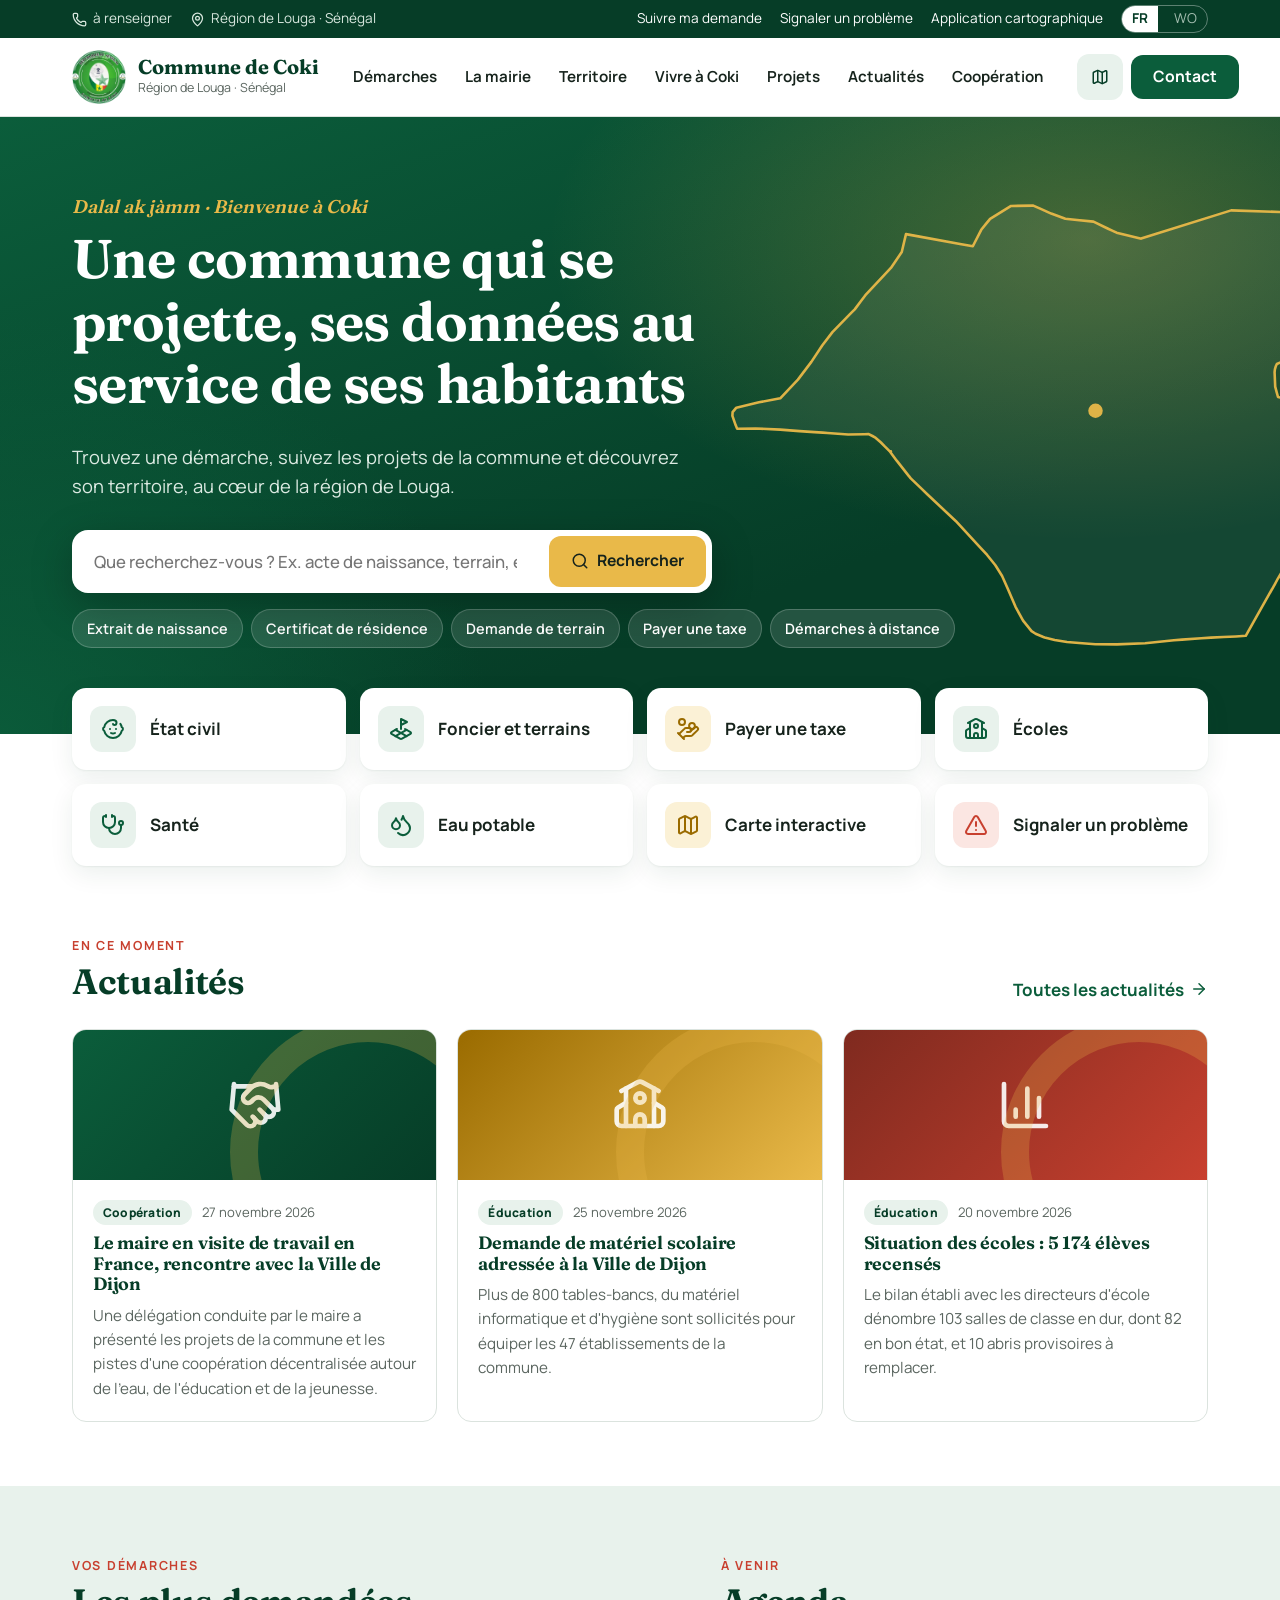
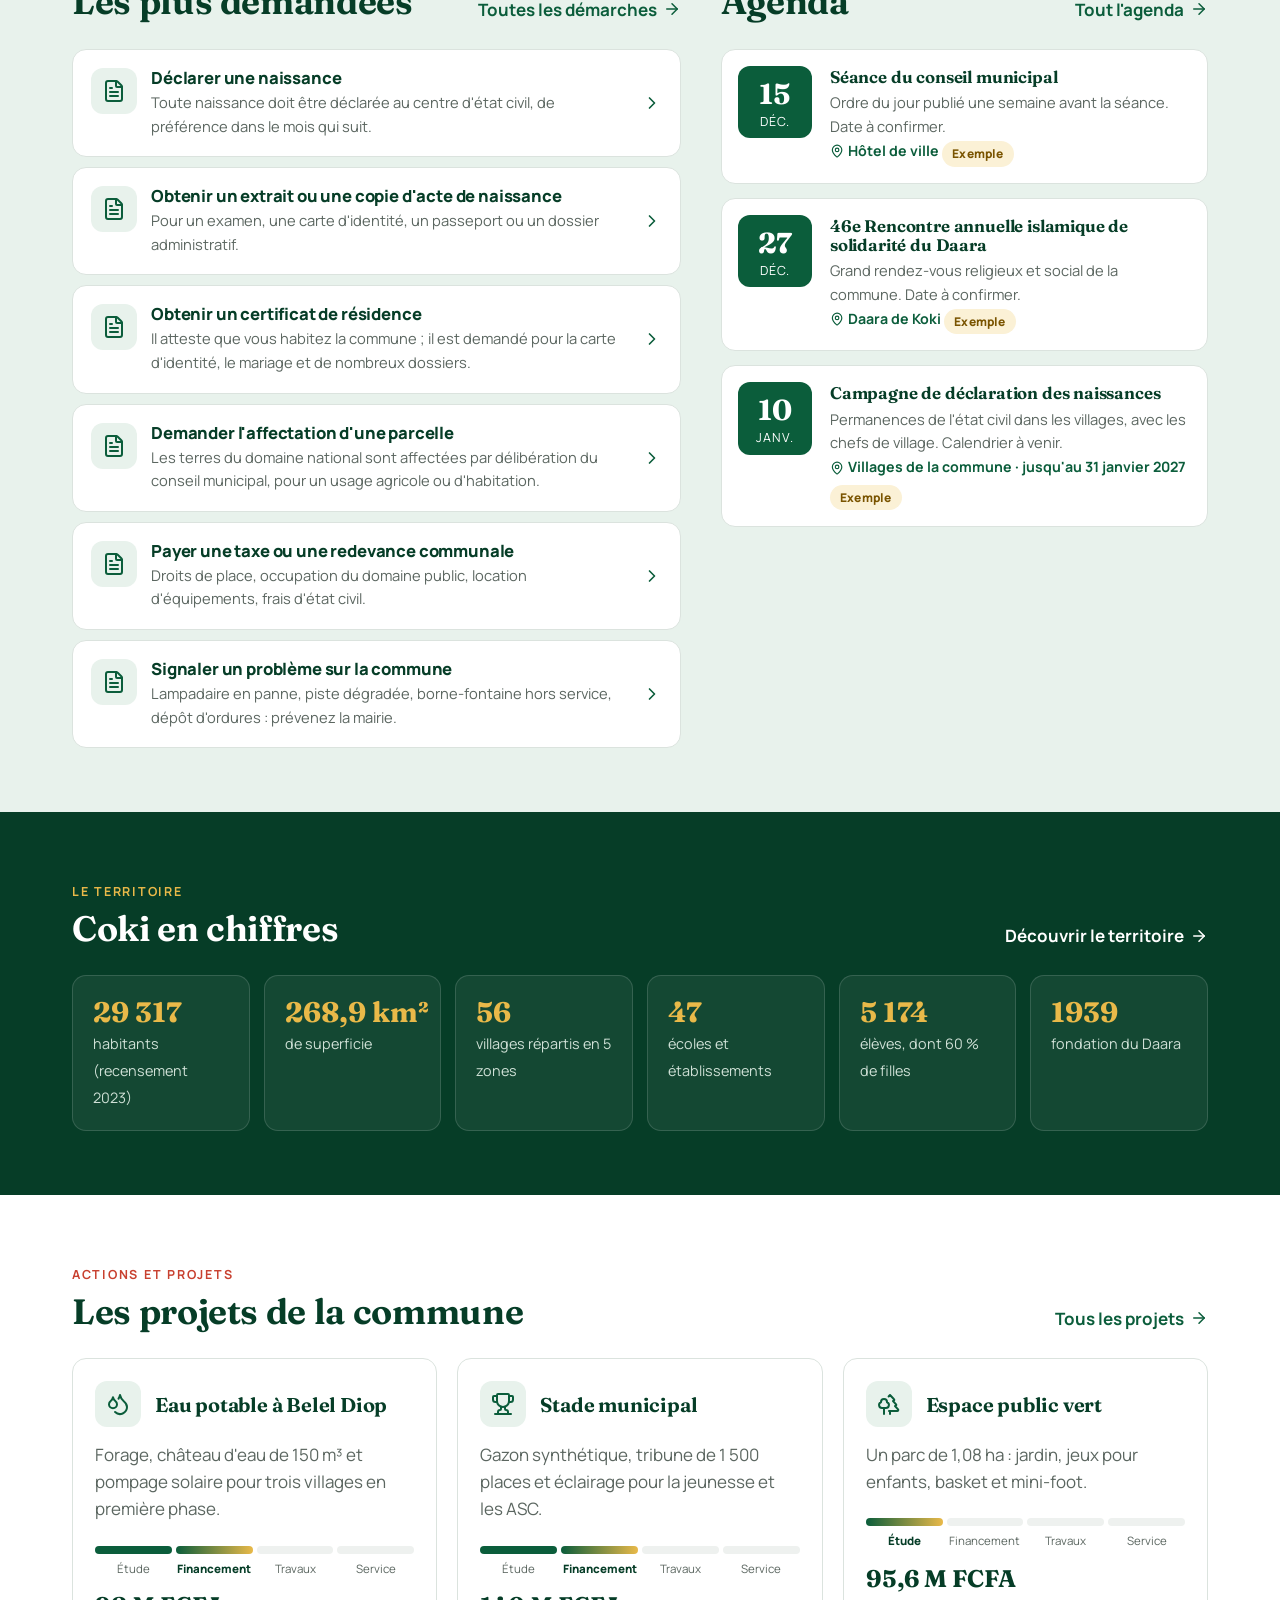
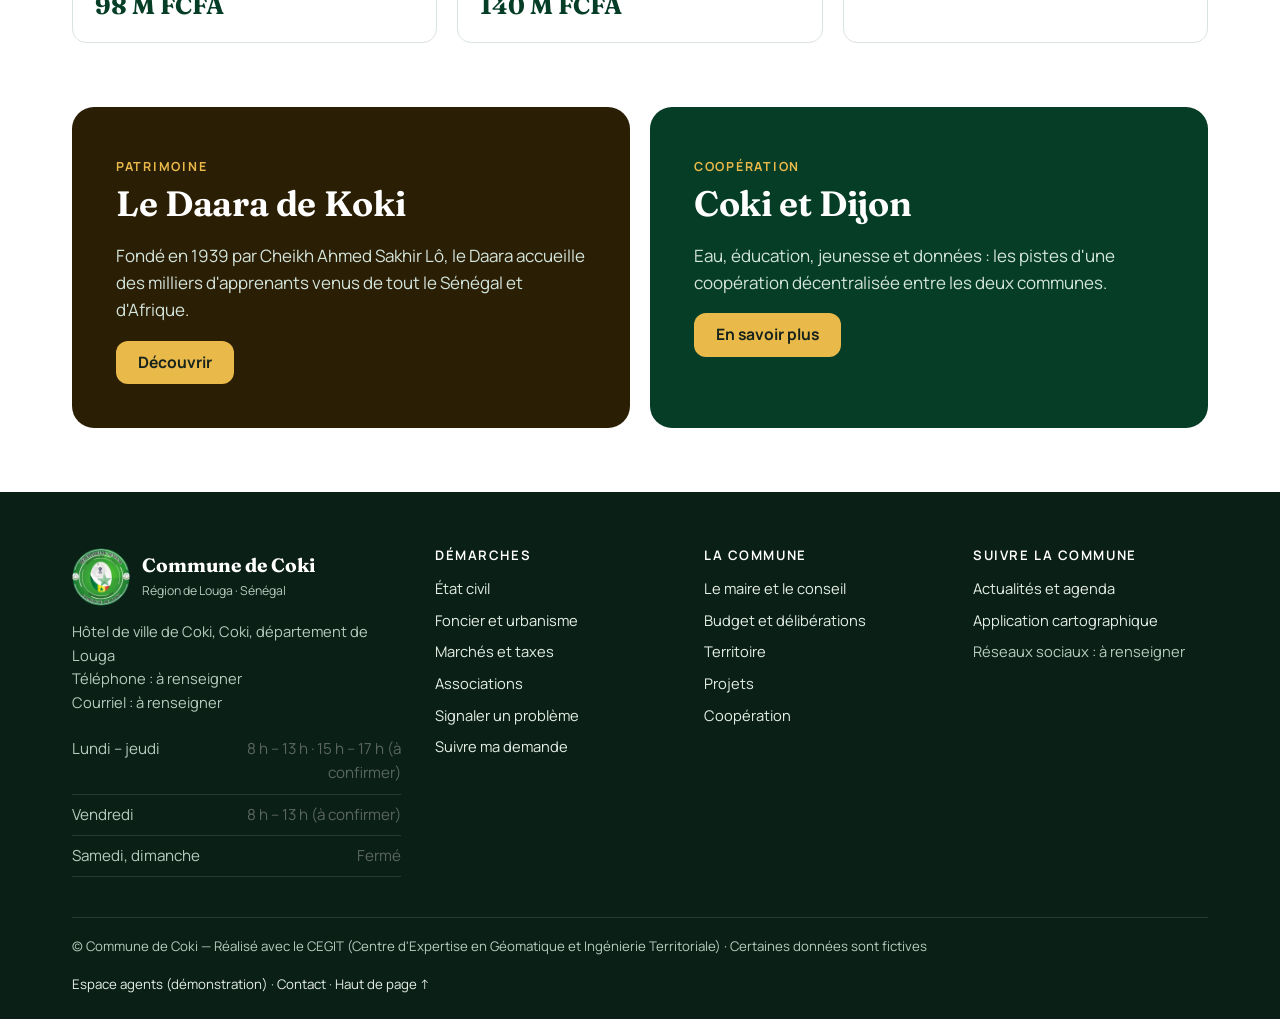
<file: index.html>
<!doctype html>
<html lang="fr">
<head>
<meta charset="utf-8">
<meta name="viewport" content="width=device-width, initial-scale=1">
<title>Commune de Coki — Site officiel (prototype)</title>
<meta name="description" content="Site de la commune de Coki (Koki), région de Louga : démarches, mairie, territoire, projets, actualités et carte interactive.">
<meta name="theme-color" content="#0b5d3b">
<link rel="icon" href="assets/img/logo-commune.png">
<link rel="preload" href="assets/fonts/manrope-latin-wght-normal.woff2" as="font" type="font/woff2" crossorigin>
<link rel="stylesheet" href="assets/css/style.css">
</head>
<body data-page="accueil">
<main id="contenu">
<section class="hero">
  <div id="hero-motif"></div>
  <div class="wrap">
    <p class="bienvenue"><span data-site="bienvenue">Dalal ak jàmm</span> · Bienvenue à <span data-site="nom">Coki</span> <span class="sr">(<span data-site="variante"></span>)</span></p>
    <h1 data-site="devise">Une commune qui se projette, ses données au service de ses habitants</h1>
    <p class="lead">Trouvez une démarche, suivez les projets de la commune et découvrez son territoire, au cœur de la région de Louga.</p>
    <div class="recherche">
      <form role="search" aria-label="Rechercher sur le site">
        <label class="sr" for="q-accueil">Que recherchez-vous ?</label>
        <input id="q-accueil" type="search" placeholder="Que recherchez-vous ? Ex. acte de naissance, terrain, école…" autocomplete="off">
        <button class="btn btn-or" type="submit"><i data-lucide="search"></i><span>Rechercher</span></button>
      </form>
      <div class="suggestions" role="listbox" aria-label="Suggestions"></div>
    </div>
    <div class="puces" aria-label="Recherches fréquentes">
      <a href="demarches.html#extrait-naissance">Extrait de naissance</a>
      <a href="demarches.html#certificat-residence">Certificat de résidence</a>
      <a href="demarches.html#affectation-terre">Demande de terrain</a>
      <a href="demarches.html#payer">Payer une taxe</a>
      <a href="demarches.html#q=diaspora">Démarches à distance</a>
    </div>
  </div>
</section>

<div class="wrap">
  <nav class="acces" aria-label="Accès directs">
    <a href="demarches.html#cat=etat-civil"><span class="pastille"><i data-lucide="baby"></i></span>État civil</a>
    <a href="demarches.html#cat=foncier"><span class="pastille"><i data-lucide="land-plot"></i></span>Foncier et terrains</a>
    <a href="demarches.html#payer"><span class="pastille or"><i data-lucide="hand-coins"></i></span>Payer une taxe</a>
    <a href="vivre.html#education"><span class="pastille"><i data-lucide="school"></i></span>Écoles</a>
    <a href="vivre.html#sante"><span class="pastille"><i data-lucide="stethoscope"></i></span>Santé</a>
    <a href="vivre.html#eau"><span class="pastille"><i data-lucide="droplets"></i></span>Eau potable</a>
    <a href="territoire.html#carte"><span class="pastille or"><i data-lucide="map"></i></span>Carte interactive</a>
    <a href="contact.html#signaler"><span class="pastille rouge"><i data-lucide="triangle-alert"></i></span>Signaler un problème</a>
  </nav>
</div>

<section class="section">
  <div class="wrap">
    <div class="section-tete"><div><span class="surtitre">En ce moment</span><h2>Actualités</h2></div>
      <a class="lien-fleche" href="actualites.html">Toutes les actualités <i data-lucide="arrow-right"></i></a></div>
    <div class="grille g3" id="actus" data-nombre="3"></div>
  </div>
</section>

<section class="section teinte">
  <div class="wrap deux-col">
    <div>
      <div class="section-tete"><div><span class="surtitre">Vos démarches</span><h2>Les plus demandées</h2></div>
        <a class="lien-fleche" href="demarches.html">Toutes les démarches <i data-lucide="arrow-right"></i></a></div>
      <div class="annuaire" id="populaires"></div>
    </div>
    <div>
      <div class="section-tete"><div><span class="surtitre">À venir</span><h2>Agenda</h2></div>
        <a class="lien-fleche" href="actualites.html#agenda-complet">Tout l'agenda <i data-lucide="arrow-right"></i></a></div>
      <div class="agenda" id="agenda" data-nombre="3"></div>
    </div>
  </div>
</section>

<section class="section bande-chiffres">
  <div class="wrap">
    <div class="section-tete"><div><span class="surtitre" style="color:var(--or)">Le territoire</span><h2><span data-site="nom">Coki</span> en chiffres</h2></div>
      <a class="lien-fleche" style="color:#fff" href="territoire.html">Découvrir le territoire <i data-lucide="arrow-right"></i></a></div>
    <div class="chiffres">
      <div class="chiffre"><b>29 317</b><span>habitants (recensement 2023)</span></div>
      <div class="chiffre"><b>268,9 km²</b><span>de superficie</span></div>
      <div class="chiffre"><b>56</b><span>villages répartis en 5 zones</span></div>
      <div class="chiffre"><b>47</b><span>écoles et établissements</span></div>
      <div class="chiffre"><b>5 174</b><span>élèves, dont 60 % de filles</span></div>
      <div class="chiffre"><b>1939</b><span>fondation du Daara</span></div>
    </div>
  </div>
</section>

<section class="section">
  <div class="wrap">
    <div class="section-tete"><div><span class="surtitre">Actions et projets</span><h2>Les projets de la commune</h2></div>
      <a class="lien-fleche" href="projets.html">Tous les projets <i data-lucide="arrow-right"></i></a></div>
    <div class="grille g3">
      <article class="projet"><div class="projet-tete"><span class="pastille"><i data-lucide="droplets"></i></span><h3 style="margin:0">Eau potable à Belel Diop</h3></div>
        <div class="projet-corps"><p>Forage, château d'eau de 150 m³ et pompage solaire pour trois villages en première phase.</p>
        <ol class="avancement" aria-label="Avancement : recherche de financement"><li class="fait">Étude</li><li class="encours">Financement</li><li>Travaux</li><li>Service</li></ol>
        <span class="montant">98 M FCFA</span></div></article>
      <article class="projet"><div class="projet-tete"><span class="pastille"><i data-lucide="trophy"></i></span><h3 style="margin:0">Stade municipal</h3></div>
        <div class="projet-corps"><p>Gazon synthétique, tribune de 1 500 places et éclairage pour la jeunesse et les ASC.</p>
        <ol class="avancement" aria-label="Avancement : recherche de financement"><li class="fait">Étude</li><li class="encours">Financement</li><li>Travaux</li><li>Service</li></ol>
        <span class="montant">140 M FCFA</span></div></article>
      <article class="projet"><div class="projet-tete"><span class="pastille"><i data-lucide="trees"></i></span><h3 style="margin:0">Espace public vert</h3></div>
        <div class="projet-corps"><p>Un parc de 1,08 ha : jardin, jeux pour enfants, basket et mini-foot.</p>
        <ol class="avancement" aria-label="Avancement : étude en cours"><li class="encours">Étude</li><li>Financement</li><li>Travaux</li><li>Service</li></ol>
        <span class="montant">95,6 M FCFA</span></div></article>
    </div>
  </div>
</section>

<section class="section" style="padding-top:0">
  <div class="wrap grille g2">
    <div class="focus or">
      <div class="focus-texte"><span class="surtitre" style="color:var(--or)">Patrimoine</span><h2>Le Daara de Koki</h2>
        <p>Fondé en 1939 par Cheikh Ahmed Sakhir Lô, le Daara accueille des milliers d'apprenants venus de tout le Sénégal et d'Afrique.</p>
        <a class="btn btn-or" href="vivre.html#daara">Découvrir</a></div>
    </div>
    <div class="focus">
      <div class="focus-texte"><span class="surtitre" style="color:var(--or)">Coopération</span><h2><span data-site="nom">Coki</span> et Dijon</h2>
        <p>Eau, éducation, jeunesse et données : les pistes d'une coopération décentralisée entre les deux communes.</p>
        <a class="btn btn-or" href="cooperation.html">En savoir plus</a></div>
    </div>
  </div>
</section>
</main>
<script src="config.js"></script>
<script src="data/demarches.js"></script>
<script src="data/actualites.js"></script>
<script src="data/limite.js"></script>
<script src="data/formulaires.js"></script>
<script src="assets/vendor/lucide.min.js"></script>
<script src="assets/js/layout.js"></script>
<script src="assets/js/formulaires.js"></script>
<script src="assets/js/pages.js"></script>
</body>
</html>
</file>
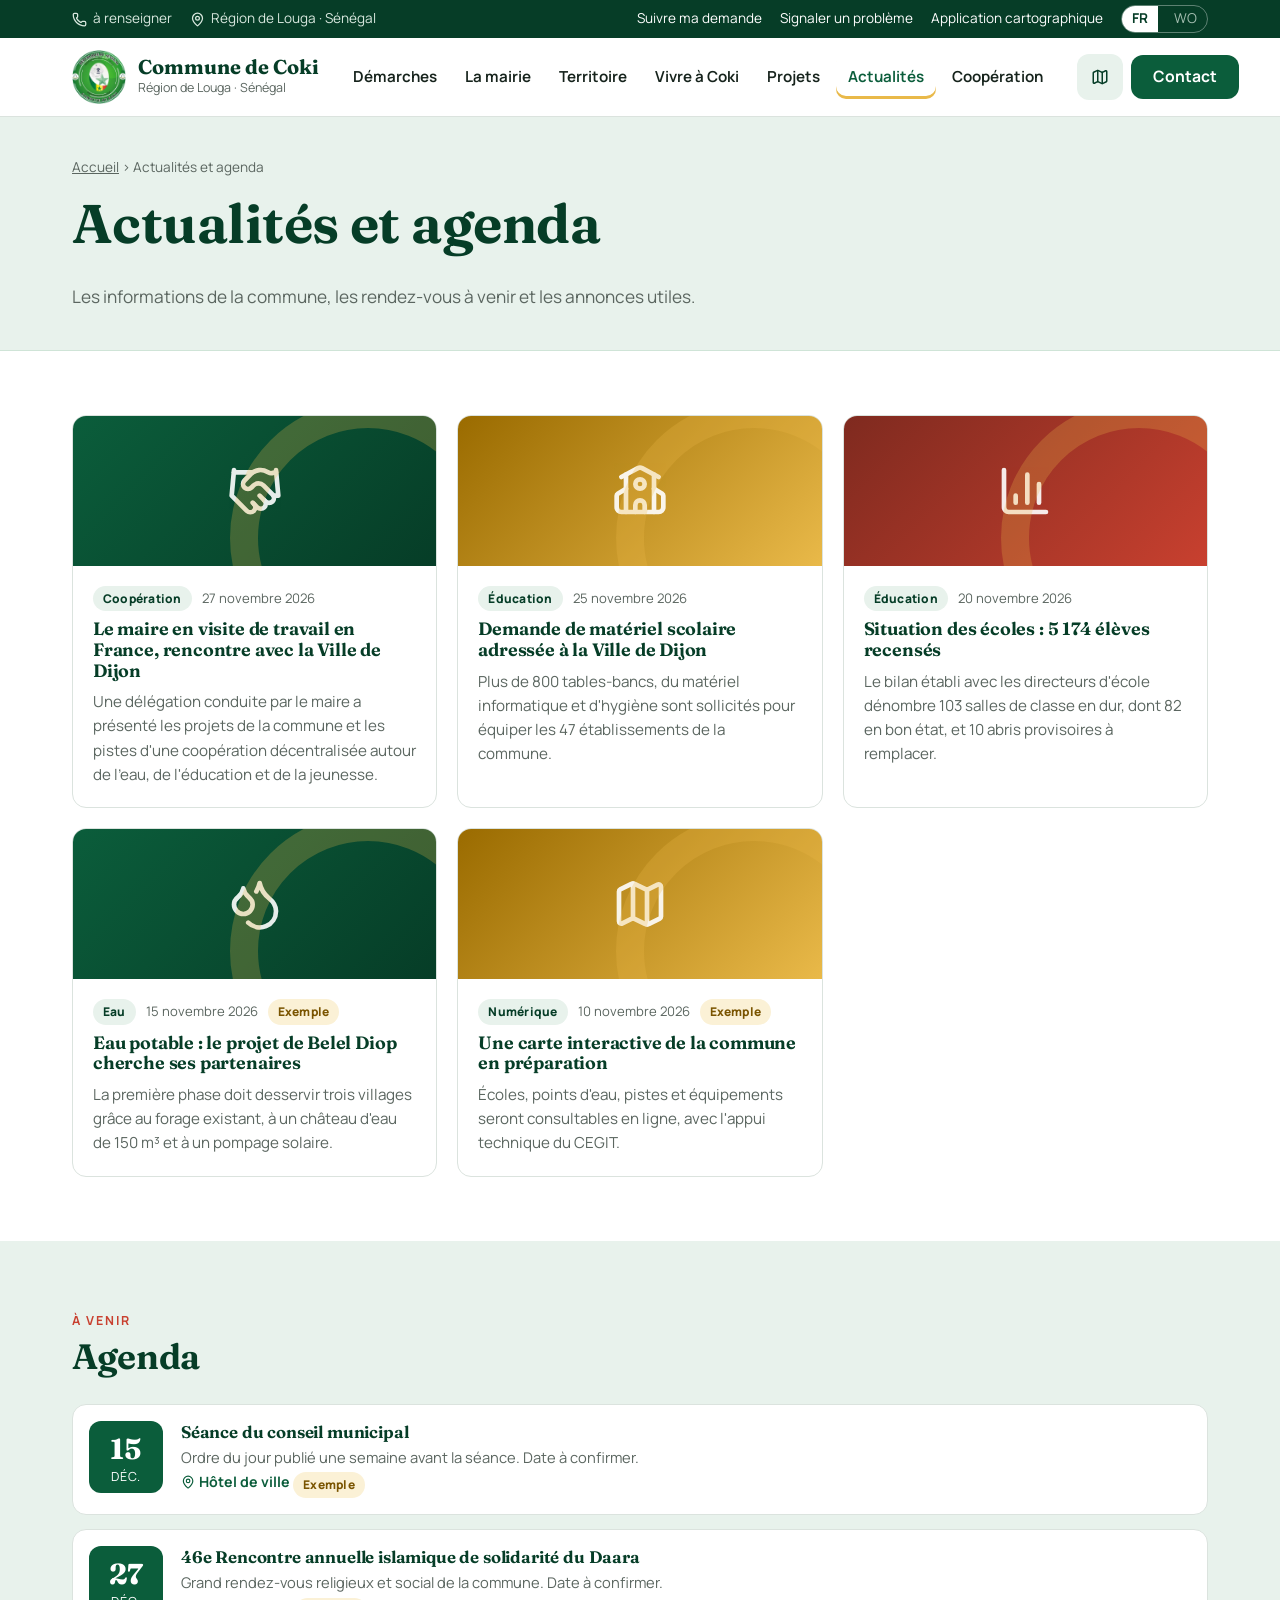
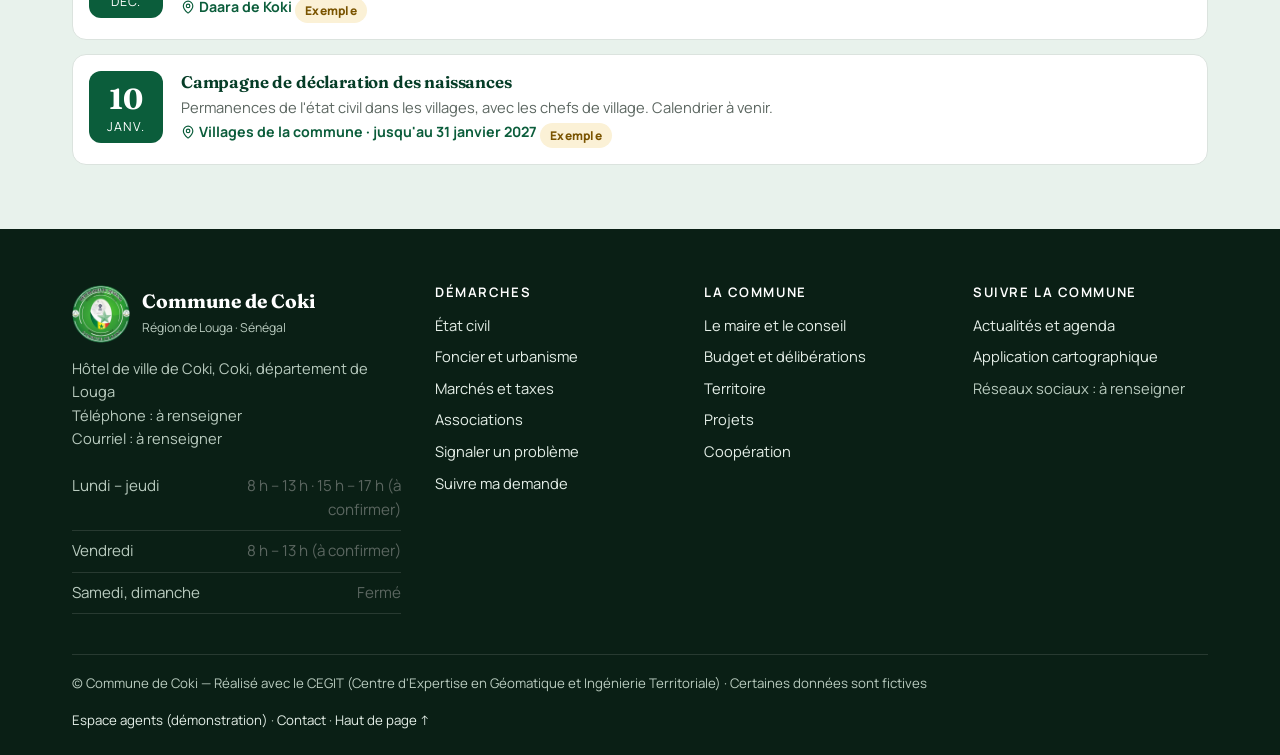
<file: actualites.html>
<!doctype html>
<html lang="fr">
<head>
<meta charset="utf-8">
<meta name="viewport" content="width=device-width, initial-scale=1">
<title>Actualités et agenda — Commune de Coki</title>
<meta name="description" content="Les actualités et l'agenda de la commune.">
<meta name="theme-color" content="#0b5d3b">
<link rel="icon" href="assets/img/logo-commune.png">
<link rel="preload" href="assets/fonts/manrope-latin-wght-normal.woff2" as="font" type="font/woff2" crossorigin>
<link rel="stylesheet" href="assets/css/style.css">
</head>
<body data-page="actualites">
<main id="contenu">
<section class="page-tete"><div class="wrap"><nav class="ariane" aria-label="Fil d'Ariane"><a href="index.html">Accueil</a> › Actualités et agenda</nav><h1>Actualités et agenda</h1><p>Les informations de la commune, les rendez-vous à venir et les annonces utiles.</p></div></section>
<section class="section"><div class="wrap grille g3" id="actus"></div></section>
<section class="section teinte" id="agenda-complet"><div class="wrap">
  <div class="section-tete"><div><span class="surtitre">À venir</span><h2>Agenda</h2></div></div>
  <div class="agenda" id="agenda"></div>
</div></section>
</main>
<script src="config.js"></script>
<script src="data/demarches.js"></script>
<script src="data/actualites.js"></script>
<script src="data/limite.js"></script>
<script src="data/formulaires.js"></script>
<script src="assets/vendor/lucide.min.js"></script>
<script src="assets/js/layout.js"></script>
<script src="assets/js/formulaires.js"></script>
<script src="assets/js/pages.js"></script>
</body>
</html>
</file>
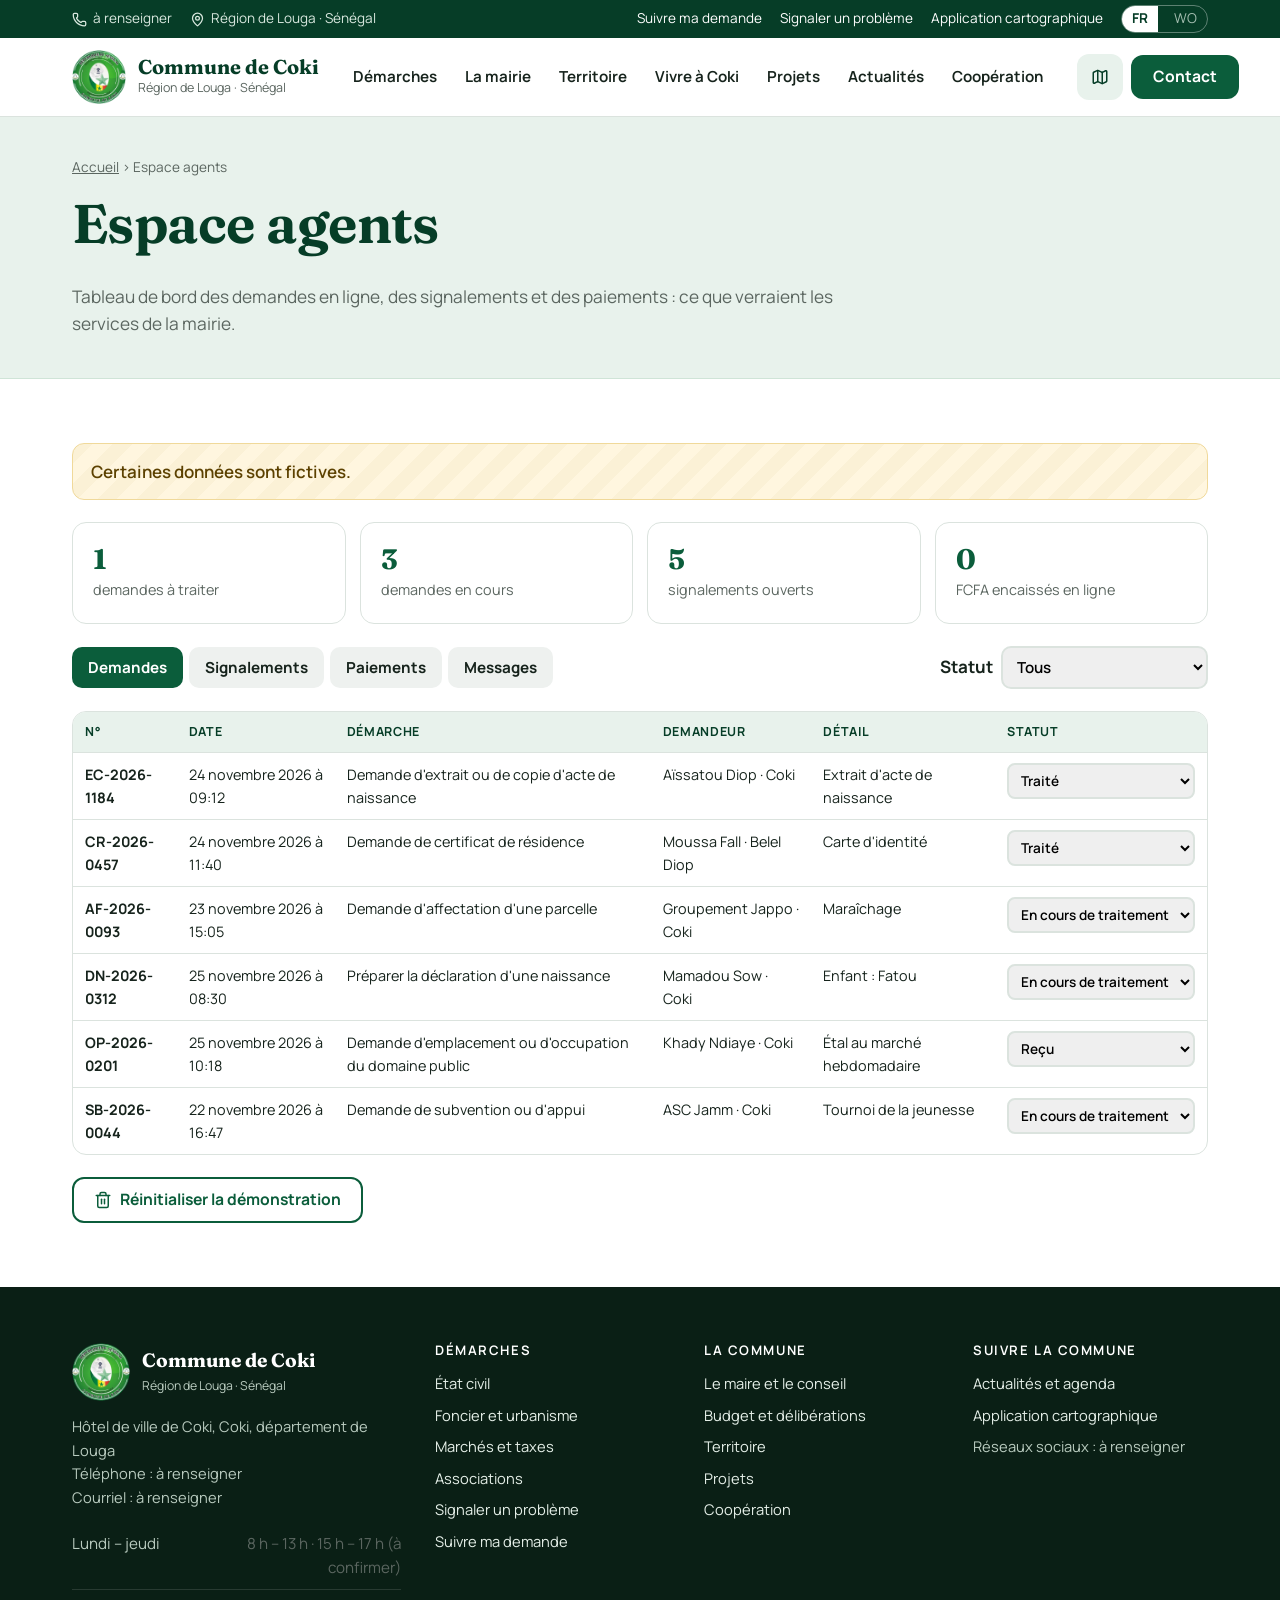
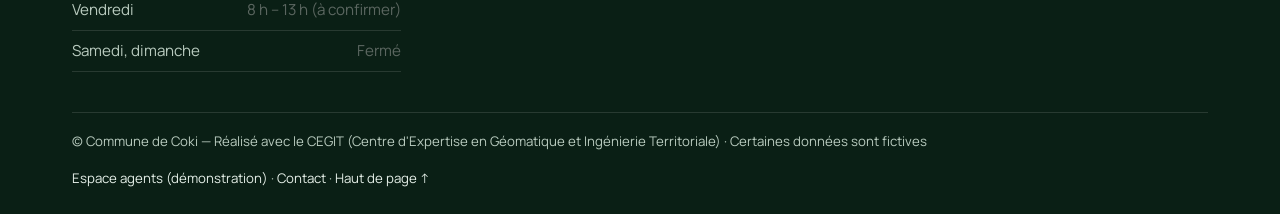
<file: agent.html>
<!doctype html>
<html lang="fr">
<head>
<meta charset="utf-8">
<meta name="viewport" content="width=device-width, initial-scale=1">
<title>Espace agents — Commune de Coki</title>
<meta name="description" content="Espace de démonstration pour les agents de la mairie : demandes, signalements, paiements.">
<meta name="theme-color" content="#0b5d3b">
<link rel="icon" href="assets/img/logo-commune.png">
<link rel="preload" href="assets/fonts/manrope-latin-wght-normal.woff2" as="font" type="font/woff2" crossorigin>
<link rel="stylesheet" href="assets/vendor/leaflet/leaflet.css">
<link rel="stylesheet" href="assets/css/style.css">
</head>
<body data-page="agent">
<main id="contenu">
<section class="page-tete"><div class="wrap"><nav class="ariane" aria-label="Fil d'Ariane"><a href="index.html">Accueil</a> › Espace agents</nav><h1>Espace agents</h1><p>Tableau de bord des demandes en ligne, des signalements et des paiements : ce que verraient les services de la mairie.</p></div></section>
<section class="section"><div class="wrap" style="display:grid;gap:22px">
  <div class="bandeau-demo">Certaines données sont fictives.</div>
  <div class="chiffres" id="kpi"></div>
  <div style="display:flex;justify-content:space-between;gap:12px;flex-wrap:wrap;align-items:center">
    <div class="onglets" role="tablist">
      <button type="button" role="tab" data-vue="demandes">Demandes</button>
      <button type="button" role="tab" data-vue="signalements">Signalements</button>
      <button type="button" role="tab" data-vue="paiements">Paiements</button>
      <button type="button" role="tab" data-vue="messages">Messages</button>
    </div>
    <label style="font-weight:700;display:flex;gap:8px;align-items:center">Statut
      <select id="filtre-statut" style="font:600 .95rem var(--texte);padding:8px 10px;border-radius:10px;border:2px solid var(--ligne)"><option value="">Tous</option><option value="recu">Reçu</option><option value="instruction">En cours de traitement</option><option value="pret">Traité</option></select></label>
  </div>
  <div id="zone-carte" hidden><div id="carte-agent" class="carte-map" role="region" aria-label="Carte des signalements"></div>
    <p class="legende" style="margin-top:10px"><span><i style="background:#c8402f"></i>Reçu</span><span><i style="background:#d89a14"></i>En cours</span><span><i style="background:#0b5d3b"></i>Traité</span></p></div>
  <div class="table-zone" id="tableau"></div>
  <div><button class="btn btn-ligne" type="button" id="reinit"><i data-lucide="trash-2"></i>Réinitialiser la démonstration</button></div>
</div></section>
</main>
<script src="config.js"></script>
<script src="data/demarches.js"></script>
<script src="data/actualites.js"></script>
<script src="data/limite.js"></script>
<script src="data/formulaires.js"></script>
<script src="assets/vendor/leaflet/leaflet.js"></script>
<script src="assets/vendor/lucide.min.js"></script>
<script src="assets/js/layout.js"></script>
<script src="assets/js/formulaires.js"></script>
<script src="assets/js/pages.js"></script>
</body>
</html>
</file>
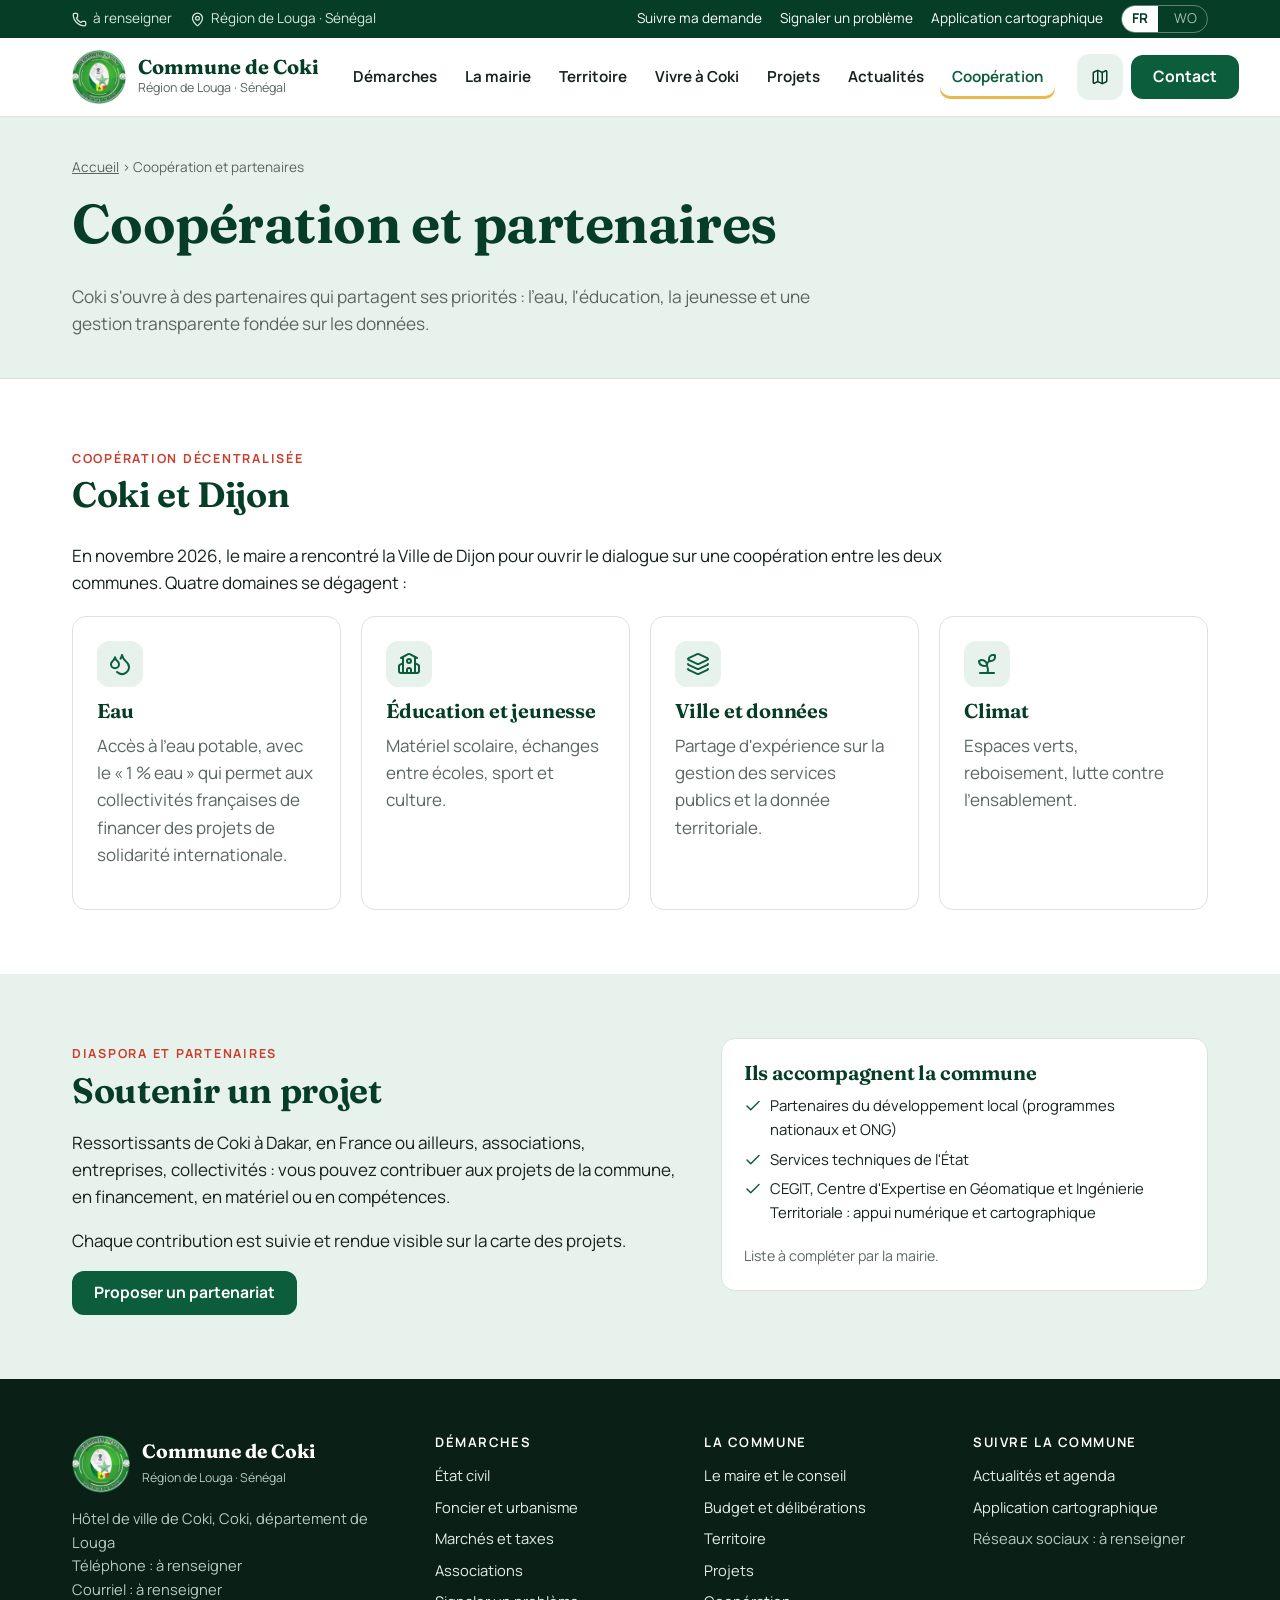
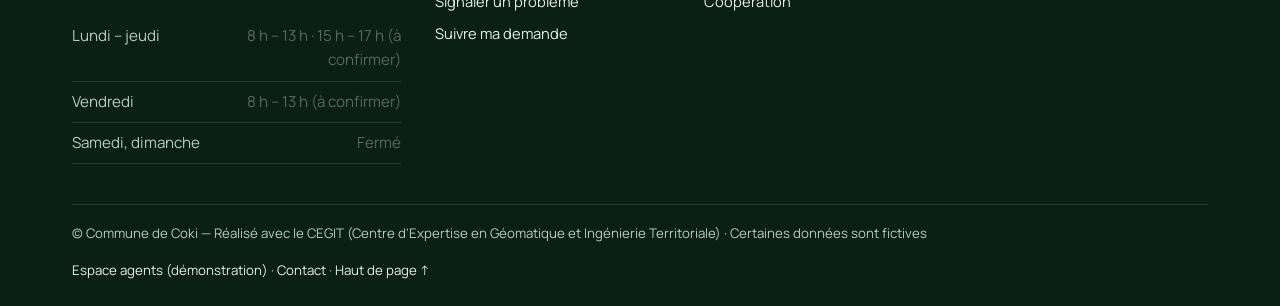
<file: cooperation.html>
<!doctype html>
<html lang="fr">
<head>
<meta charset="utf-8">
<meta name="viewport" content="width=device-width, initial-scale=1">
<title>Coopération — Commune de Coki</title>
<meta name="description" content="La coopération décentralisée avec Dijon, la diaspora et les partenaires de la commune.">
<meta name="theme-color" content="#0b5d3b">
<link rel="icon" href="assets/img/logo-commune.png">
<link rel="preload" href="assets/fonts/manrope-latin-wght-normal.woff2" as="font" type="font/woff2" crossorigin>
<link rel="stylesheet" href="assets/css/style.css">
</head>
<body data-page="cooperation">
<main id="contenu">
<section class="page-tete"><div class="wrap"><nav class="ariane" aria-label="Fil d'Ariane"><a href="index.html">Accueil</a> › Coopération et partenaires</nav><h1>Coopération et partenaires</h1><p><span data-site="nom">Coki</span> s'ouvre à des partenaires qui partagent ses priorités : l'eau, l'éducation, la jeunesse et une gestion transparente fondée sur les données.</p></div></section>
<section class="section"><div class="wrap">
  <div class="section-tete"><div><span class="surtitre">Coopération décentralisée</span><h2><span data-site="nom">Coki</span> et Dijon</h2></div></div>
  <p style="max-width:52em">En novembre 2026, le maire a rencontré la Ville de Dijon pour ouvrir le dialogue sur une coopération entre les deux communes. Quatre domaines se dégagent :</p>
  <div class="grille g4" style="margin-top:20px">
    <div class="carte-bloc"><span class="pastille"><i data-lucide="droplets"></i></span><h3>Eau</h3><p>Accès à l'eau potable, avec le « 1 % eau » qui permet aux collectivités françaises de financer des projets de solidarité internationale.</p></div>
    <div class="carte-bloc"><span class="pastille"><i data-lucide="school"></i></span><h3>Éducation et jeunesse</h3><p>Matériel scolaire, échanges entre écoles, sport et culture.</p></div>
    <div class="carte-bloc"><span class="pastille"><i data-lucide="layers"></i></span><h3>Ville et données</h3><p>Partage d'expérience sur la gestion des services publics et la donnée territoriale.</p></div>
    <div class="carte-bloc"><span class="pastille"><i data-lucide="sprout"></i></span><h3>Climat</h3><p>Espaces verts, reboisement, lutte contre l'ensablement.</p></div>
  </div>
</div></section>

<section class="section teinte" id="soutenir"><div class="wrap deux-col">
  <div><span class="surtitre">Diaspora et partenaires</span><h2>Soutenir un projet</h2>
    <p>Ressortissants de <span data-site="nom">Coki</span> à Dakar, en France ou ailleurs, associations, entreprises, collectivités : vous pouvez contribuer aux projets de la commune, en financement, en matériel ou en compétences.</p>
    <p>Chaque contribution est suivie et rendue visible sur la carte des projets.</p>
    <a class="btn btn-plein" href="contact.html">Proposer un partenariat</a></div>
  <div class="encart"><h3>Ils accompagnent la commune</h3><ul class="faits">
    <li><i data-lucide="check"></i>Partenaires du développement local (programmes nationaux et ONG)</li>
    <li><i data-lucide="check"></i>Services techniques de l'État</li>
    <li><i data-lucide="check"></i>CEGIT, Centre d'Expertise en Géomatique et Ingénierie Territoriale : appui numérique et cartographique</li></ul>
    <small style="color:var(--gris)">Liste à compléter par la mairie.</small></div>
</div></section>
</main>
<script src="config.js"></script>
<script src="data/demarches.js"></script>
<script src="data/actualites.js"></script>
<script src="data/limite.js"></script>
<script src="data/formulaires.js"></script>
<script src="assets/vendor/lucide.min.js"></script>
<script src="assets/js/layout.js"></script>
<script src="assets/js/formulaires.js"></script>
<script src="assets/js/pages.js"></script>
</body>
</html>
</file>
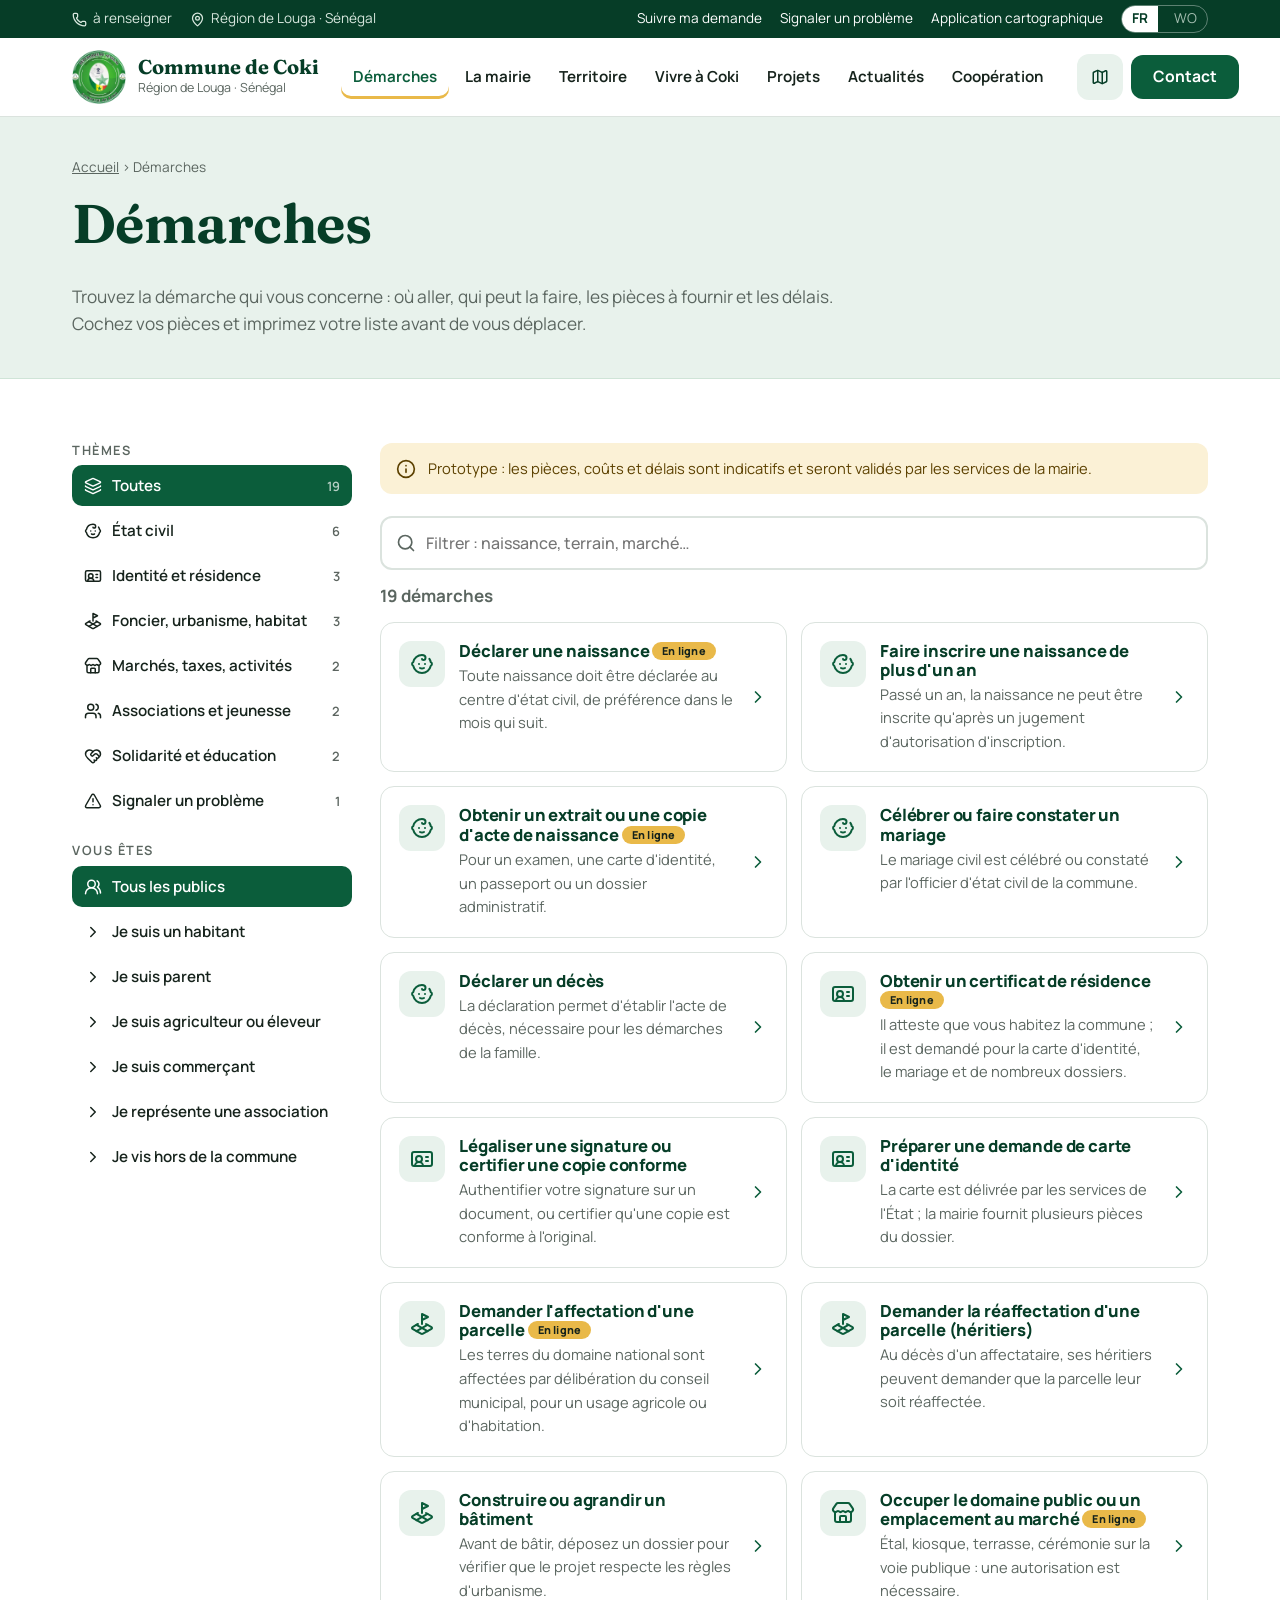
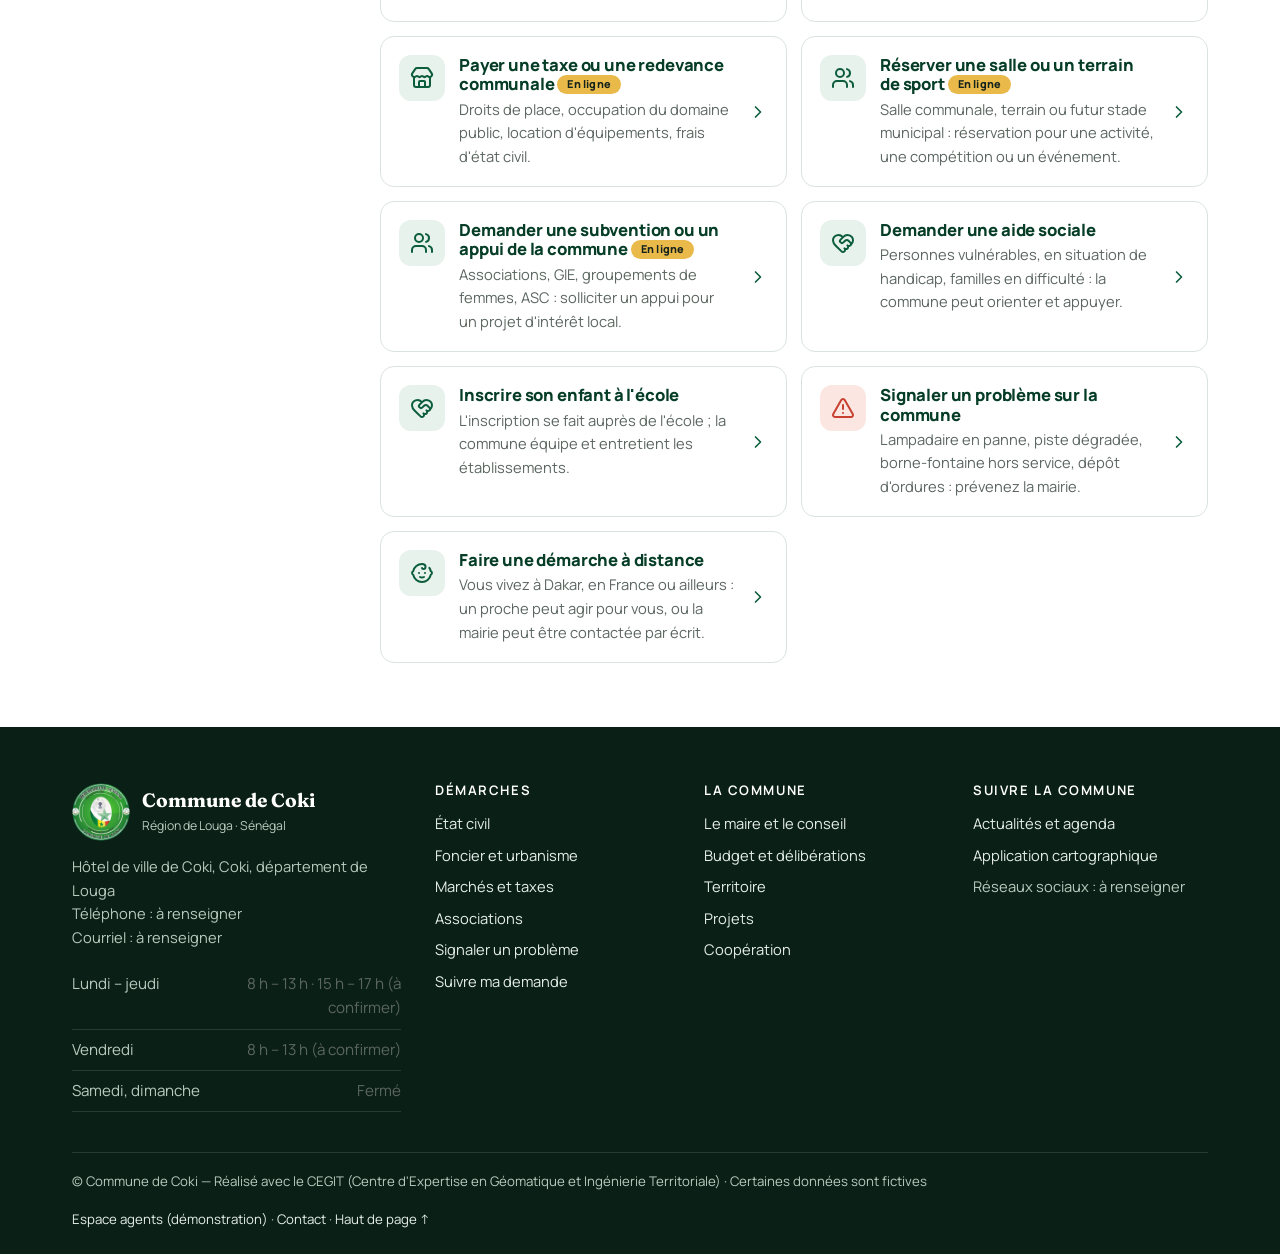
<file: demarches.html>
<!doctype html>
<html lang="fr">
<head>
<meta charset="utf-8">
<meta name="viewport" content="width=device-width, initial-scale=1">
<title>Démarches — Commune de Coki</title>
<meta name="description" content="Toutes les démarches administratives de la commune : état civil, résidence, foncier, marchés, associations, signalements.">
<meta name="theme-color" content="#0b5d3b">
<link rel="icon" href="assets/img/logo-commune.png">
<link rel="preload" href="assets/fonts/manrope-latin-wght-normal.woff2" as="font" type="font/woff2" crossorigin>
<link rel="stylesheet" href="assets/css/style.css">
</head>
<body data-page="demarches">
<main id="contenu">
<section class="page-tete"><div class="wrap"><nav class="ariane" aria-label="Fil d'Ariane"><a href="index.html">Accueil</a> › Démarches</nav><h1>Démarches</h1><p>Trouvez la démarche qui vous concerne : où aller, qui peut la faire, les pièces à fournir et les délais. Cochez vos pièces et imprimez votre liste avant de vous déplacer.</p></div></section>
<section class="section">
  <div class="wrap dem-barre">
    <aside class="dem-filtres" aria-label="Filtres">
      <div><h3>Thèmes</h3><div class="filtre-liste" id="f-cat"></div></div>
      <div><h3>Vous êtes</h3><div class="filtre-liste" id="f-profil"></div></div>
    </aside>
    <div>
      <div class="avertissement"><i data-lucide="info"></i><span>Prototype : les pièces, coûts et délais sont indicatifs et seront validés par les services de la mairie.</span></div>
      <label class="dem-champ"><i data-lucide="search"></i><span class="sr">Filtrer les démarches</span><input id="dem-q" type="search" placeholder="Filtrer : naissance, terrain, marché…"></label>
      <p id="dem-compteur" style="color:var(--gris);font-weight:700;margin:-6px 0 12px" aria-live="polite"></p>
      <div class="dem-liste" id="dem-liste"></div>
    </div>
  </div>
</section>
<dialog class="fiche" id="fiche"></dialog>
</main>
<script src="config.js"></script>
<script src="data/demarches.js"></script>
<script src="data/actualites.js"></script>
<script src="data/limite.js"></script>
<script src="data/formulaires.js"></script>
<script src="assets/vendor/lucide.min.js"></script>
<script src="assets/js/layout.js"></script>
<script src="assets/js/formulaires.js"></script>
<script src="assets/js/pages.js"></script>
</body>
</html>
</file>
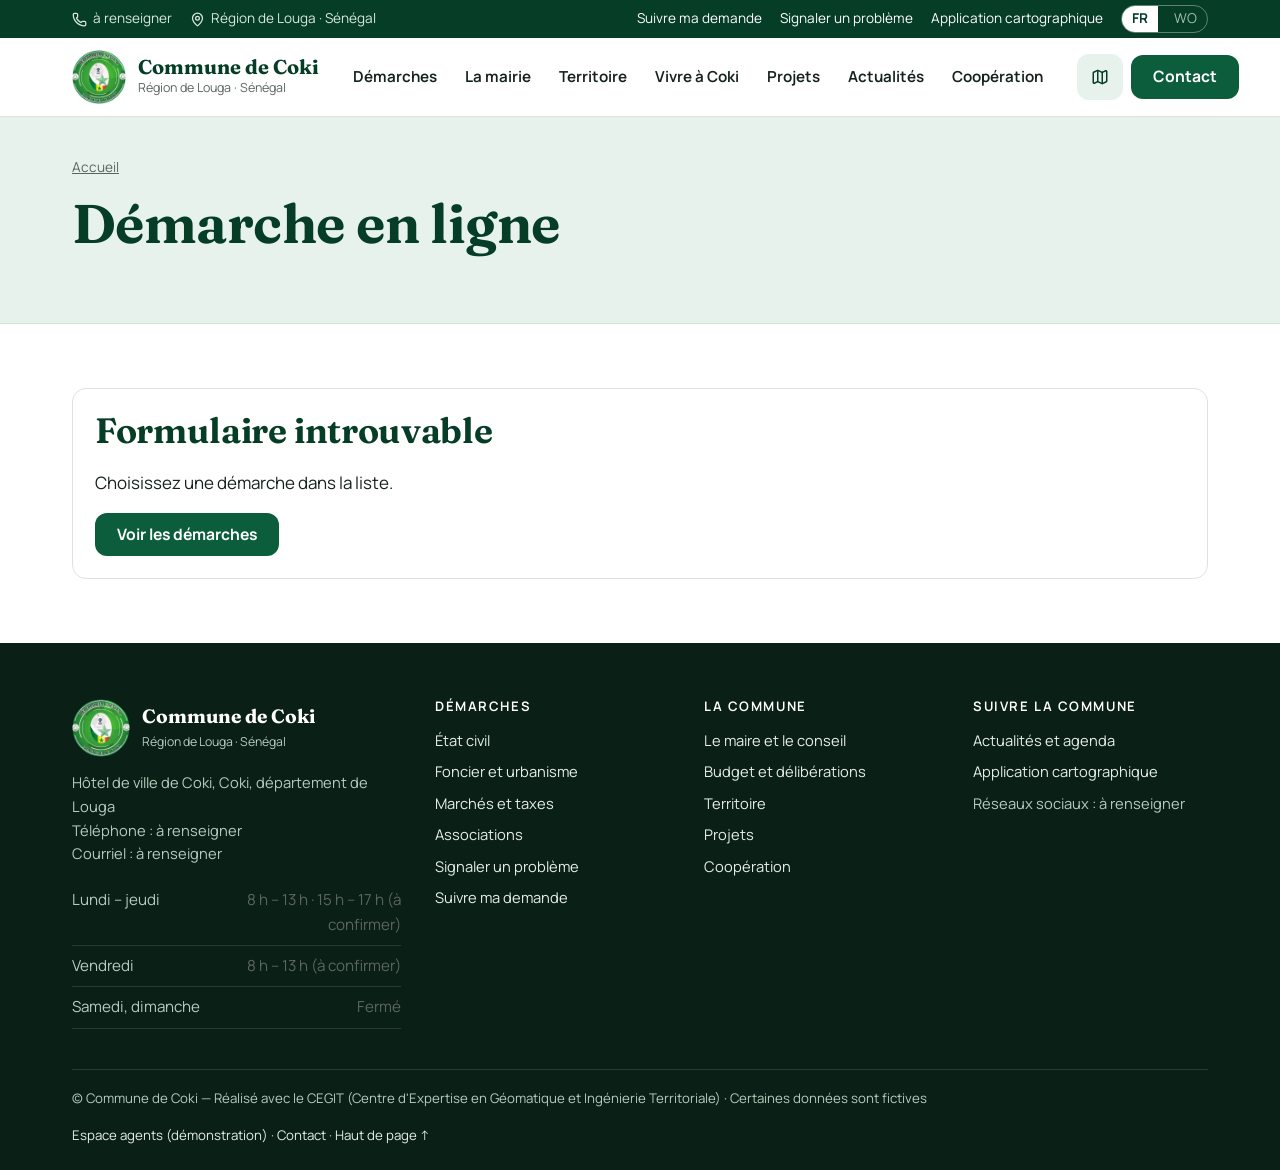
<file: formulaire.html>
<!doctype html>
<html lang="fr">
<head>
<meta charset="utf-8">
<meta name="viewport" content="width=device-width, initial-scale=1">
<title>Démarche en ligne — Commune de Coki</title>
<meta name="description" content="Faire une démarche en ligne auprès de la commune.">
<meta name="theme-color" content="#0b5d3b">
<link rel="icon" href="assets/img/logo-commune.png">
<link rel="preload" href="assets/fonts/manrope-latin-wght-normal.woff2" as="font" type="font/woff2" crossorigin>
<link rel="stylesheet" href="assets/css/style.css">
</head>
<body data-page="formulaire">
<main id="contenu">
<section class="page-tete"><div class="wrap"><nav class="ariane" aria-label="Fil d'Ariane" id="form-ariane"><a href="index.html">Accueil</a></nav>
<h1 id="form-titre">Démarche en ligne</h1><p id="form-intro"></p></div></section>
<section class="section"><div class="wrap" id="zone-formulaire"></div></section>
</main>
<script src="config.js"></script>
<script src="data/demarches.js"></script>
<script src="data/actualites.js"></script>
<script src="data/limite.js"></script>
<script src="data/formulaires.js"></script>
<script src="assets/vendor/lucide.min.js"></script>
<script src="assets/js/layout.js"></script>
<script src="assets/js/formulaires.js"></script>
<script src="assets/js/pages.js"></script>
</body>
</html>
</file>
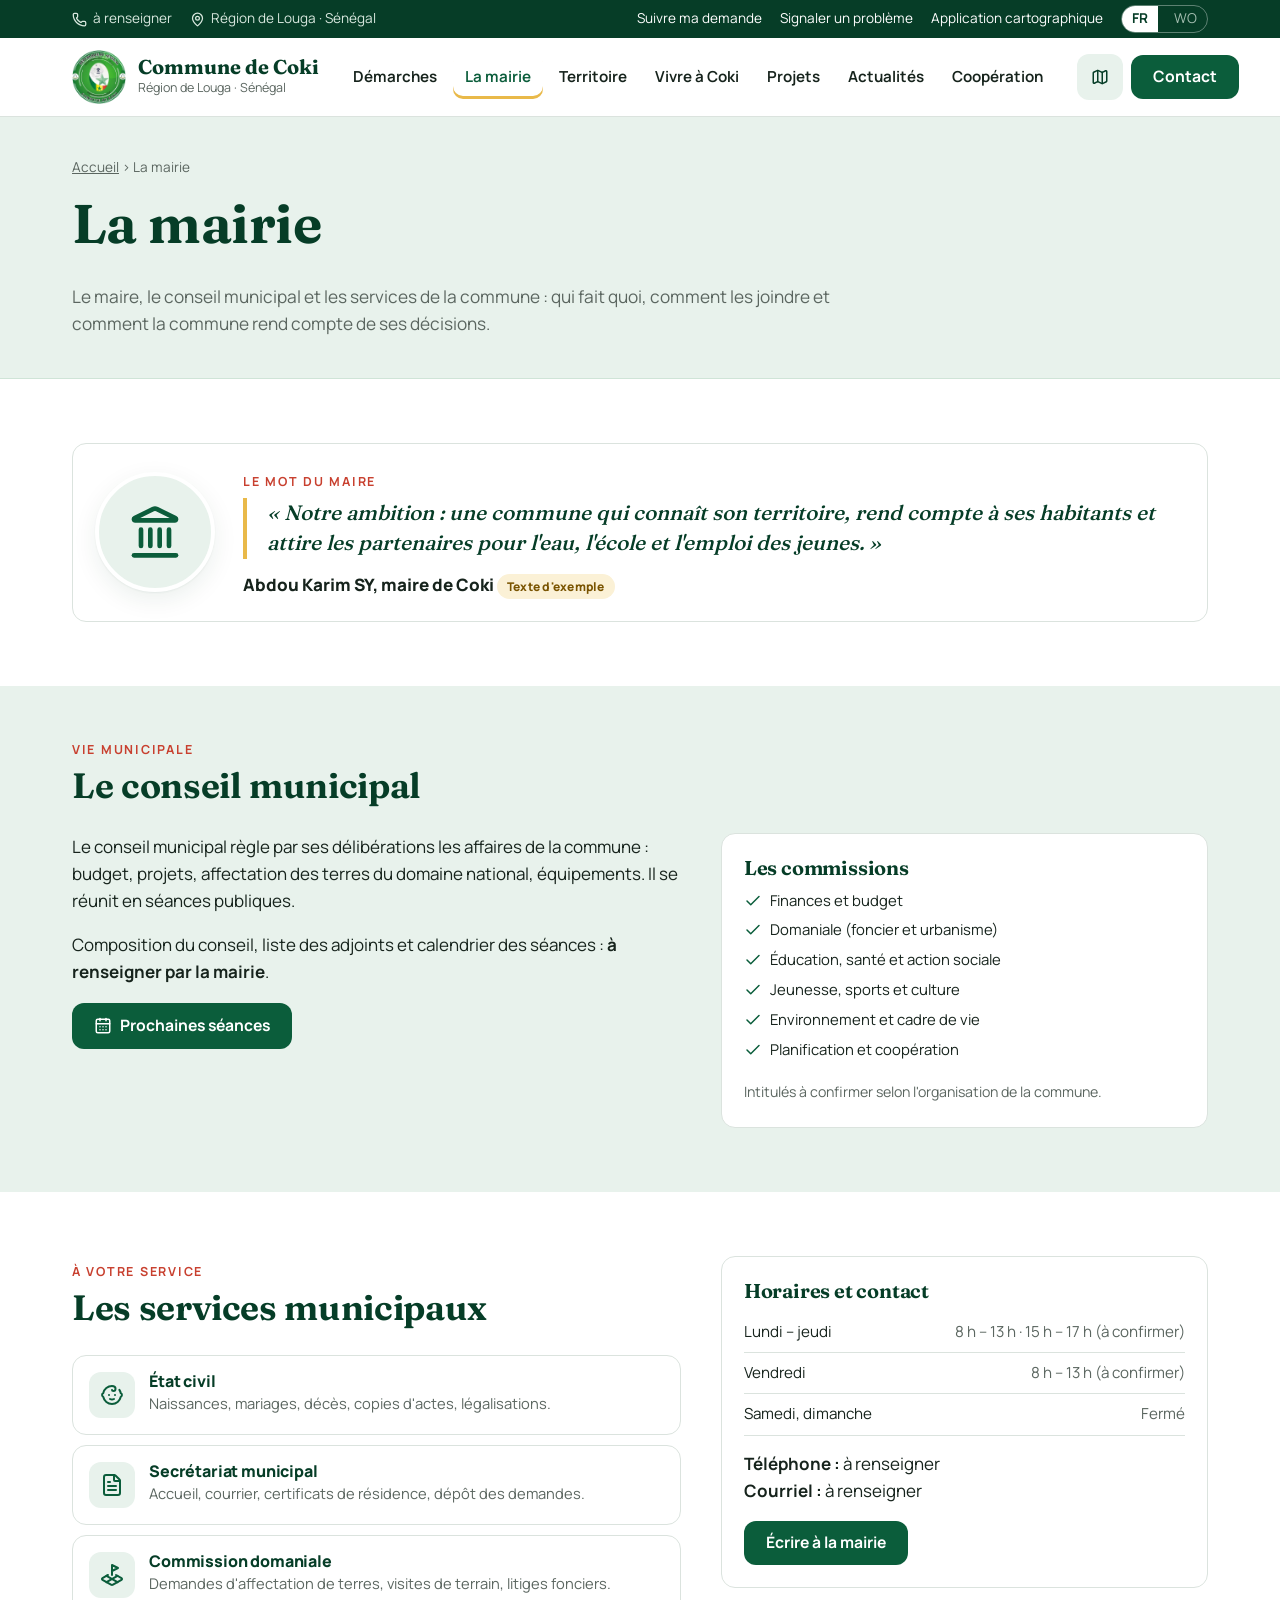
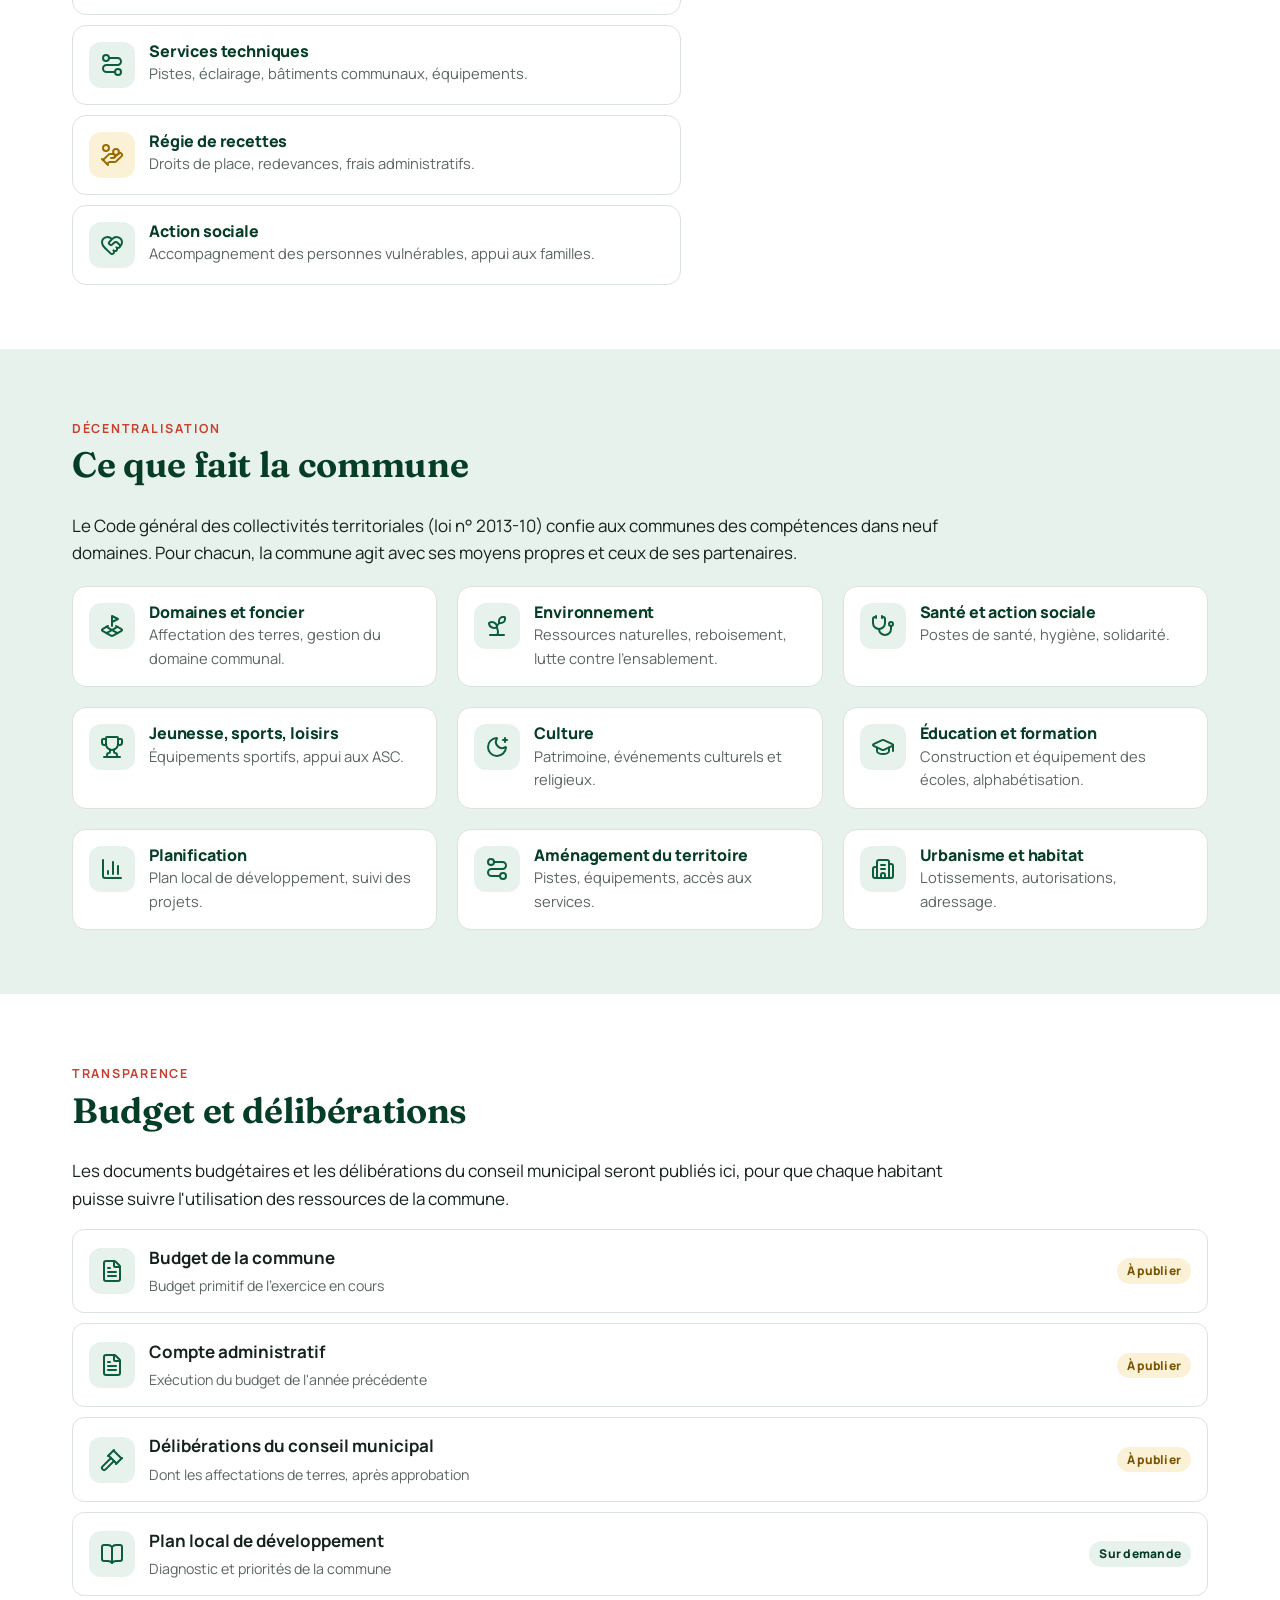
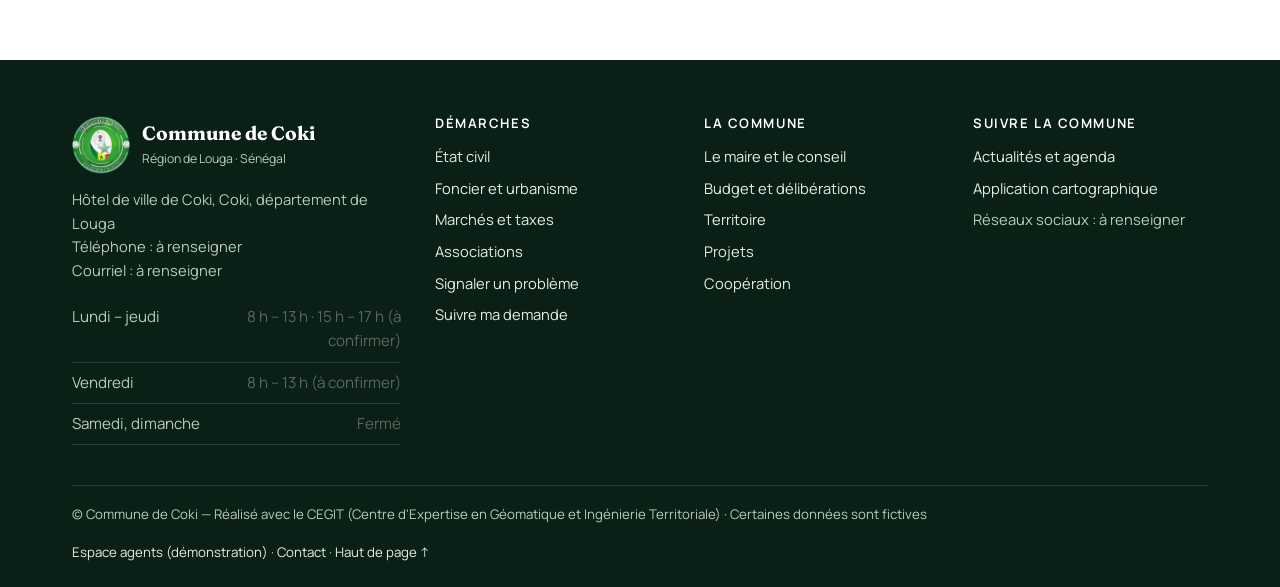
<file: mairie.html>
<!doctype html>
<html lang="fr">
<head>
<meta charset="utf-8">
<meta name="viewport" content="width=device-width, initial-scale=1">
<title>La mairie — Commune de Coki</title>
<meta name="description" content="Le maire, le conseil municipal, les services municipaux, les compétences de la commune, le budget et les délibérations.">
<meta name="theme-color" content="#0b5d3b">
<link rel="icon" href="assets/img/logo-commune.png">
<link rel="preload" href="assets/fonts/manrope-latin-wght-normal.woff2" as="font" type="font/woff2" crossorigin>
<link rel="stylesheet" href="assets/css/style.css">
</head>
<body data-page="mairie">
<main id="contenu">
<section class="page-tete"><div class="wrap"><nav class="ariane" aria-label="Fil d'Ariane"><a href="index.html">Accueil</a> › La mairie</nav><h1>La mairie</h1><p>Le maire, le conseil municipal et les services de la commune : qui fait quoi, comment les joindre et comment la commune rend compte de ses décisions.</p></div></section>
<section class="section">
  <div class="wrap">
    <div class="mot-maire encart">
      <div class="portrait" aria-hidden="true"><i data-lucide="landmark"></i></div>
      <div>
        <span class="surtitre">Le mot du maire</span>
        <p class="citation">« Notre ambition : une commune qui connaît son territoire, rend compte à ses habitants et attire les partenaires pour l'eau, l'école et l'emploi des jeunes. »</p>
        <p style="margin:12px 0 0;font-weight:800"><span data-site="maire">Abdou Karim SY</span>, maire de <span data-site="nom">Coki</span> <span class="etiquette demo">Texte d'exemple</span></p>
      </div>
    </div>
  </div>
</section>

<section class="section teinte" style="padding-top:48px">
  <div class="wrap">
    <div class="section-tete"><div><span class="surtitre">Vie municipale</span><h2>Le conseil municipal</h2></div></div>
    <div class="deux-col">
      <div>
        <p>Le conseil municipal règle par ses délibérations les affaires de la commune : budget, projets, affectation des terres du domaine national, équipements. Il se réunit en séances publiques.</p>
        <p>Composition du conseil, liste des adjoints et calendrier des séances : <b>à renseigner par la mairie</b>.</p>
        <a class="btn btn-plein" href="actualites.html#agenda-complet"><i data-lucide="calendar-days"></i>Prochaines séances</a>
      </div>
      <div class="encart">
        <h3>Les commissions</h3>
        <ul class="faits">
          <li><i data-lucide="check"></i>Finances et budget</li>
          <li><i data-lucide="check"></i>Domaniale (foncier et urbanisme)</li>
          <li><i data-lucide="check"></i>Éducation, santé et action sociale</li>
          <li><i data-lucide="check"></i>Jeunesse, sports et culture</li>
          <li><i data-lucide="check"></i>Environnement et cadre de vie</li>
          <li><i data-lucide="check"></i>Planification et coopération</li>
        </ul>
        <small style="color:var(--gris)">Intitulés à confirmer selon l'organisation de la commune.</small>
      </div>
    </div>
  </div>
</section>

<section class="section" id="services">
  <div class="wrap deux-col">
    <div>
      <div class="section-tete"><div><span class="surtitre">À votre service</span><h2>Les services municipaux</h2></div></div>
      <div class="annuaire">
        <div class="service"><span class="pastille"><i data-lucide="baby"></i></span><div><h3>État civil</h3><p>Naissances, mariages, décès, copies d'actes, légalisations.</p></div></div>
        <div class="service"><span class="pastille"><i data-lucide="file-text"></i></span><div><h3>Secrétariat municipal</h3><p>Accueil, courrier, certificats de résidence, dépôt des demandes.</p></div></div>
        <div class="service"><span class="pastille"><i data-lucide="land-plot"></i></span><div><h3>Commission domaniale</h3><p>Demandes d'affectation de terres, visites de terrain, litiges fonciers.</p></div></div>
        <div class="service"><span class="pastille"><i data-lucide="route"></i></span><div><h3>Services techniques</h3><p>Pistes, éclairage, bâtiments communaux, équipements.</p></div></div>
        <div class="service"><span class="pastille or"><i data-lucide="hand-coins"></i></span><div><h3>Régie de recettes</h3><p>Droits de place, redevances, frais administratifs.</p></div></div>
        <div class="service"><span class="pastille"><i data-lucide="heart-handshake"></i></span><div><h3>Action sociale</h3><p>Accompagnement des personnes vulnérables, appui aux familles.</p></div></div>
      </div>
    </div>
    <div class="encart" style="position:sticky;top:100px">
      <h3>Horaires et contact</h3>
      <table class="horaires" id="horaires-mairie"><tbody></tbody></table>
      <p style="margin-top:14px"><b>Téléphone :</b> <span id="tel-mairie"></span><br><b>Courriel :</b> <span id="mail-mairie"></span></p>
      <a class="btn btn-plein" href="contact.html">Écrire à la mairie</a>
    </div>
  </div>
</section>

<section class="section teinte" id="competences">
  <div class="wrap">
    <div class="section-tete"><div><span class="surtitre">Décentralisation</span><h2>Ce que fait la commune</h2></div></div>
    <p style="max-width:52em">Le Code général des collectivités territoriales (loi n° 2013-10) confie aux communes des compétences dans neuf domaines. Pour chacun, la commune agit avec ses moyens propres et ceux de ses partenaires.</p>
    <div class="grille g3" style="margin-top:20px">
      <div class="service"><span class="pastille"><i data-lucide="land-plot"></i></span><div><h3>Domaines et foncier</h3><p>Affectation des terres, gestion du domaine communal.</p></div></div>
      <div class="service"><span class="pastille"><i data-lucide="sprout"></i></span><div><h3>Environnement</h3><p>Ressources naturelles, reboisement, lutte contre l'ensablement.</p></div></div>
      <div class="service"><span class="pastille"><i data-lucide="stethoscope"></i></span><div><h3>Santé et action sociale</h3><p>Postes de santé, hygiène, solidarité.</p></div></div>
      <div class="service"><span class="pastille"><i data-lucide="trophy"></i></span><div><h3>Jeunesse, sports, loisirs</h3><p>Équipements sportifs, appui aux ASC.</p></div></div>
      <div class="service"><span class="pastille"><i data-lucide="moon-star"></i></span><div><h3>Culture</h3><p>Patrimoine, événements culturels et religieux.</p></div></div>
      <div class="service"><span class="pastille"><i data-lucide="graduation-cap"></i></span><div><h3>Éducation et formation</h3><p>Construction et équipement des écoles, alphabétisation.</p></div></div>
      <div class="service"><span class="pastille"><i data-lucide="chart-column"></i></span><div><h3>Planification</h3><p>Plan local de développement, suivi des projets.</p></div></div>
      <div class="service"><span class="pastille"><i data-lucide="route"></i></span><div><h3>Aménagement du territoire</h3><p>Pistes, équipements, accès aux services.</p></div></div>
      <div class="service"><span class="pastille"><i data-lucide="building-2"></i></span><div><h3>Urbanisme et habitat</h3><p>Lotissements, autorisations, adressage.</p></div></div>
    </div>
  </div>
</section>

<section class="section" id="transparence">
  <div class="wrap">
    <div class="section-tete"><div><span class="surtitre">Transparence</span><h2>Budget et délibérations</h2></div></div>
    <p style="max-width:52em">Les documents budgétaires et les délibérations du conseil municipal seront publiés ici, pour que chaque habitant puisse suivre l'utilisation des ressources de la commune.</p>
    <div class="liste-docs">
      <div class="doc"><span class="pastille"><i data-lucide="file-text"></i></span><div><b>Budget de la commune</b><br><small>Budget primitif de l'exercice en cours</small></div><span class="etiquette demo">À publier</span></div>
      <div class="doc"><span class="pastille"><i data-lucide="file-text"></i></span><div><b>Compte administratif</b><br><small>Exécution du budget de l'année précédente</small></div><span class="etiquette demo">À publier</span></div>
      <div class="doc"><span class="pastille"><i data-lucide="gavel"></i></span><div><b>Délibérations du conseil municipal</b><br><small>Dont les affectations de terres, après approbation</small></div><span class="etiquette demo">À publier</span></div>
      <div class="doc"><span class="pastille"><i data-lucide="book-open"></i></span><div><b>Plan local de développement</b><br><small>Diagnostic et priorités de la commune</small></div><span class="etiquette">Sur demande</span></div>
    </div>
  </div>
</section>
</main>
<script src="config.js"></script>
<script src="data/demarches.js"></script>
<script src="data/actualites.js"></script>
<script src="data/limite.js"></script>
<script src="data/formulaires.js"></script>
<script src="assets/vendor/lucide.min.js"></script>
<script src="assets/js/layout.js"></script>
<script src="assets/js/formulaires.js"></script>
<script src="assets/js/pages.js"></script>
</body>
</html>
</file>
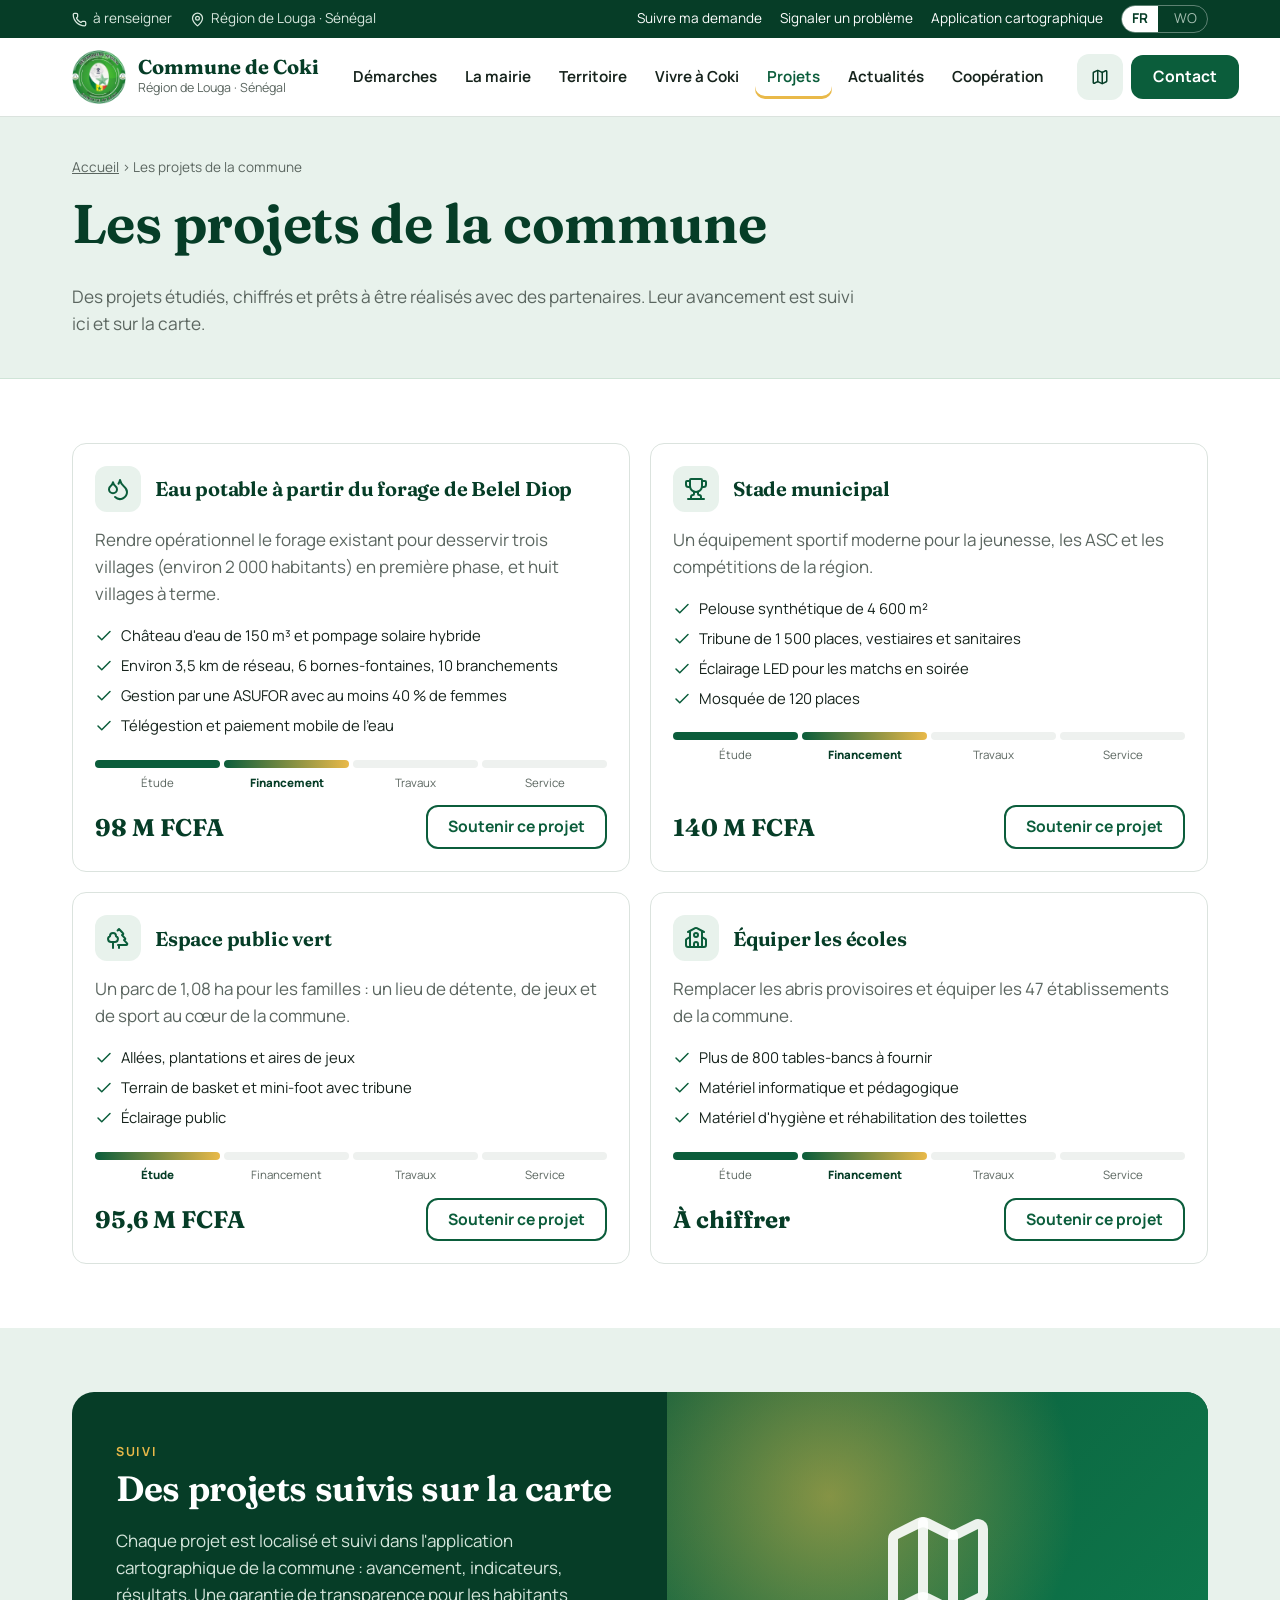
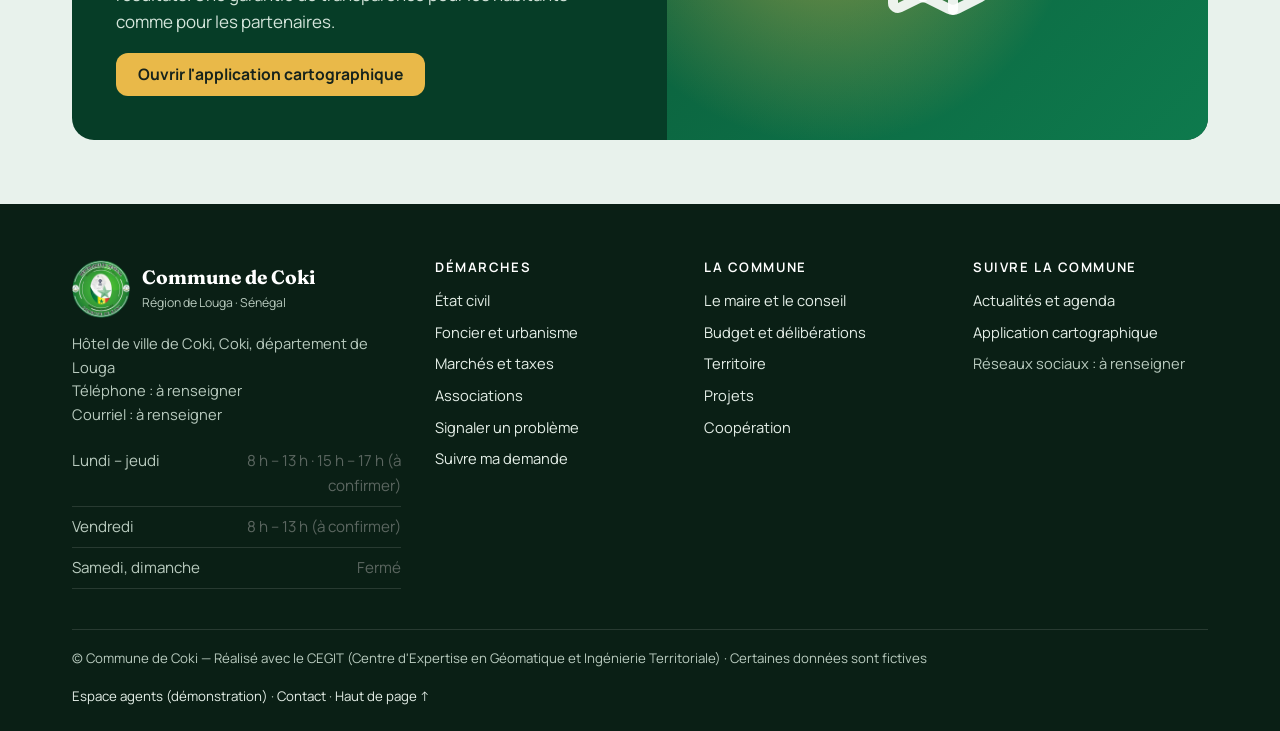
<file: projets.html>
<!doctype html>
<html lang="fr">
<head>
<meta charset="utf-8">
<meta name="viewport" content="width=device-width, initial-scale=1">
<title>Projets — Commune de Coki</title>
<meta name="description" content="Les projets structurants de la commune : eau potable, stade municipal, espace public vert, équipement des écoles.">
<meta name="theme-color" content="#0b5d3b">
<link rel="icon" href="assets/img/logo-commune.png">
<link rel="preload" href="assets/fonts/manrope-latin-wght-normal.woff2" as="font" type="font/woff2" crossorigin>
<link rel="stylesheet" href="assets/css/style.css">
</head>
<body data-page="projets">
<main id="contenu">
<section class="page-tete"><div class="wrap"><nav class="ariane" aria-label="Fil d'Ariane"><a href="index.html">Accueil</a> › Les projets de la commune</nav><h1>Les projets de la commune</h1><p>Des projets étudiés, chiffrés et prêts à être réalisés avec des partenaires. Leur avancement est suivi ici et sur la carte.</p></div></section><section class="section"><div class="wrap grille g2"><article class="projet" id="forage"><div class="projet-tete"><span class="pastille"><i data-lucide="droplets"></i></span><h3 style="margin:0">Eau potable à partir du forage de Belel Diop</h3></div>
<div class="projet-corps"><p>Rendre opérationnel le forage existant pour desservir trois villages (environ 2 000 habitants) en première phase, et huit villages à terme.</p><ul class="faits"><li><i data-lucide="check"></i>Château d'eau de 150 m³ et pompage solaire hybride</li><li><i data-lucide="check"></i>Environ 3,5 km de réseau, 6 bornes-fontaines, 10 branchements</li><li><i data-lucide="check"></i>Gestion par une ASUFOR avec au moins 40 % de femmes</li><li><i data-lucide="check"></i>Télégestion et paiement mobile de l'eau</li></ul>
<ol class="avancement" aria-label="Avancement du projet"><li class="fait">Étude</li><li class="encours">Financement</li><li class="">Travaux</li><li class="">Service</li></ol>
<div style="display:flex;justify-content:space-between;align-items:center;gap:10px;flex-wrap:wrap;margin-top:auto"><span class="montant">98 M FCFA</span><a class="btn btn-ligne" href="cooperation.html#soutenir">Soutenir ce projet</a></div></div></article><article class="projet" id="stade"><div class="projet-tete"><span class="pastille"><i data-lucide="trophy"></i></span><h3 style="margin:0">Stade municipal</h3></div>
<div class="projet-corps"><p>Un équipement sportif moderne pour la jeunesse, les ASC et les compétitions de la région.</p><ul class="faits"><li><i data-lucide="check"></i>Pelouse synthétique de 4 600 m²</li><li><i data-lucide="check"></i>Tribune de 1 500 places, vestiaires et sanitaires</li><li><i data-lucide="check"></i>Éclairage LED pour les matchs en soirée</li><li><i data-lucide="check"></i>Mosquée de 120 places</li></ul>
<ol class="avancement" aria-label="Avancement du projet"><li class="fait">Étude</li><li class="encours">Financement</li><li class="">Travaux</li><li class="">Service</li></ol>
<div style="display:flex;justify-content:space-between;align-items:center;gap:10px;flex-wrap:wrap;margin-top:auto"><span class="montant">140 M FCFA</span><a class="btn btn-ligne" href="cooperation.html#soutenir">Soutenir ce projet</a></div></div></article><article class="projet" id="espace-vert"><div class="projet-tete"><span class="pastille"><i data-lucide="trees"></i></span><h3 style="margin:0">Espace public vert</h3></div>
<div class="projet-corps"><p>Un parc de 1,08 ha pour les familles : un lieu de détente, de jeux et de sport au cœur de la commune.</p><ul class="faits"><li><i data-lucide="check"></i>Allées, plantations et aires de jeux</li><li><i data-lucide="check"></i>Terrain de basket et mini-foot avec tribune</li><li><i data-lucide="check"></i>Éclairage public</li></ul>
<ol class="avancement" aria-label="Avancement du projet"><li class="encours">Étude</li><li class="">Financement</li><li class="">Travaux</li><li class="">Service</li></ol>
<div style="display:flex;justify-content:space-between;align-items:center;gap:10px;flex-wrap:wrap;margin-top:auto"><span class="montant">95,6 M FCFA</span><a class="btn btn-ligne" href="cooperation.html#soutenir">Soutenir ce projet</a></div></div></article><article class="projet" id="ecoles"><div class="projet-tete"><span class="pastille"><i data-lucide="school"></i></span><h3 style="margin:0">Équiper les écoles</h3></div>
<div class="projet-corps"><p>Remplacer les abris provisoires et équiper les 47 établissements de la commune.</p><ul class="faits"><li><i data-lucide="check"></i>Plus de 800 tables-bancs à fournir</li><li><i data-lucide="check"></i>Matériel informatique et pédagogique</li><li><i data-lucide="check"></i>Matériel d'hygiène et réhabilitation des toilettes</li></ul>
<ol class="avancement" aria-label="Avancement du projet"><li class="fait">Étude</li><li class="encours">Financement</li><li class="">Travaux</li><li class="">Service</li></ol>
<div style="display:flex;justify-content:space-between;align-items:center;gap:10px;flex-wrap:wrap;margin-top:auto"><span class="montant">À chiffrer</span><a class="btn btn-ligne" href="cooperation.html#soutenir">Soutenir ce projet</a></div></div></article></div></section>
<section class="section teinte"><div class="wrap">
  <div class="focus"><div class="focus-texte"><span class="surtitre" style="color:var(--or)">Suivi</span><h2>Des projets suivis sur la carte</h2>
  <p>Chaque projet est localisé et suivi dans l'application cartographique de la commune : avancement, indicateurs, résultats. Une garantie de transparence pour les habitants comme pour les partenaires.</p>
  <a class="btn btn-or" data-qwc href="#" target="_blank" rel="noopener">Ouvrir l'application cartographique</a></div>
  <div class="focus-visuel"><i data-lucide="map"></i></div></div>
</div></section>
</main>
<script src="config.js"></script>
<script src="data/demarches.js"></script>
<script src="data/actualites.js"></script>
<script src="data/limite.js"></script>
<script src="data/formulaires.js"></script>
<script src="assets/vendor/lucide.min.js"></script>
<script src="assets/js/layout.js"></script>
<script src="assets/js/formulaires.js"></script>
<script src="assets/js/pages.js"></script>
</body>
</html>
</file>
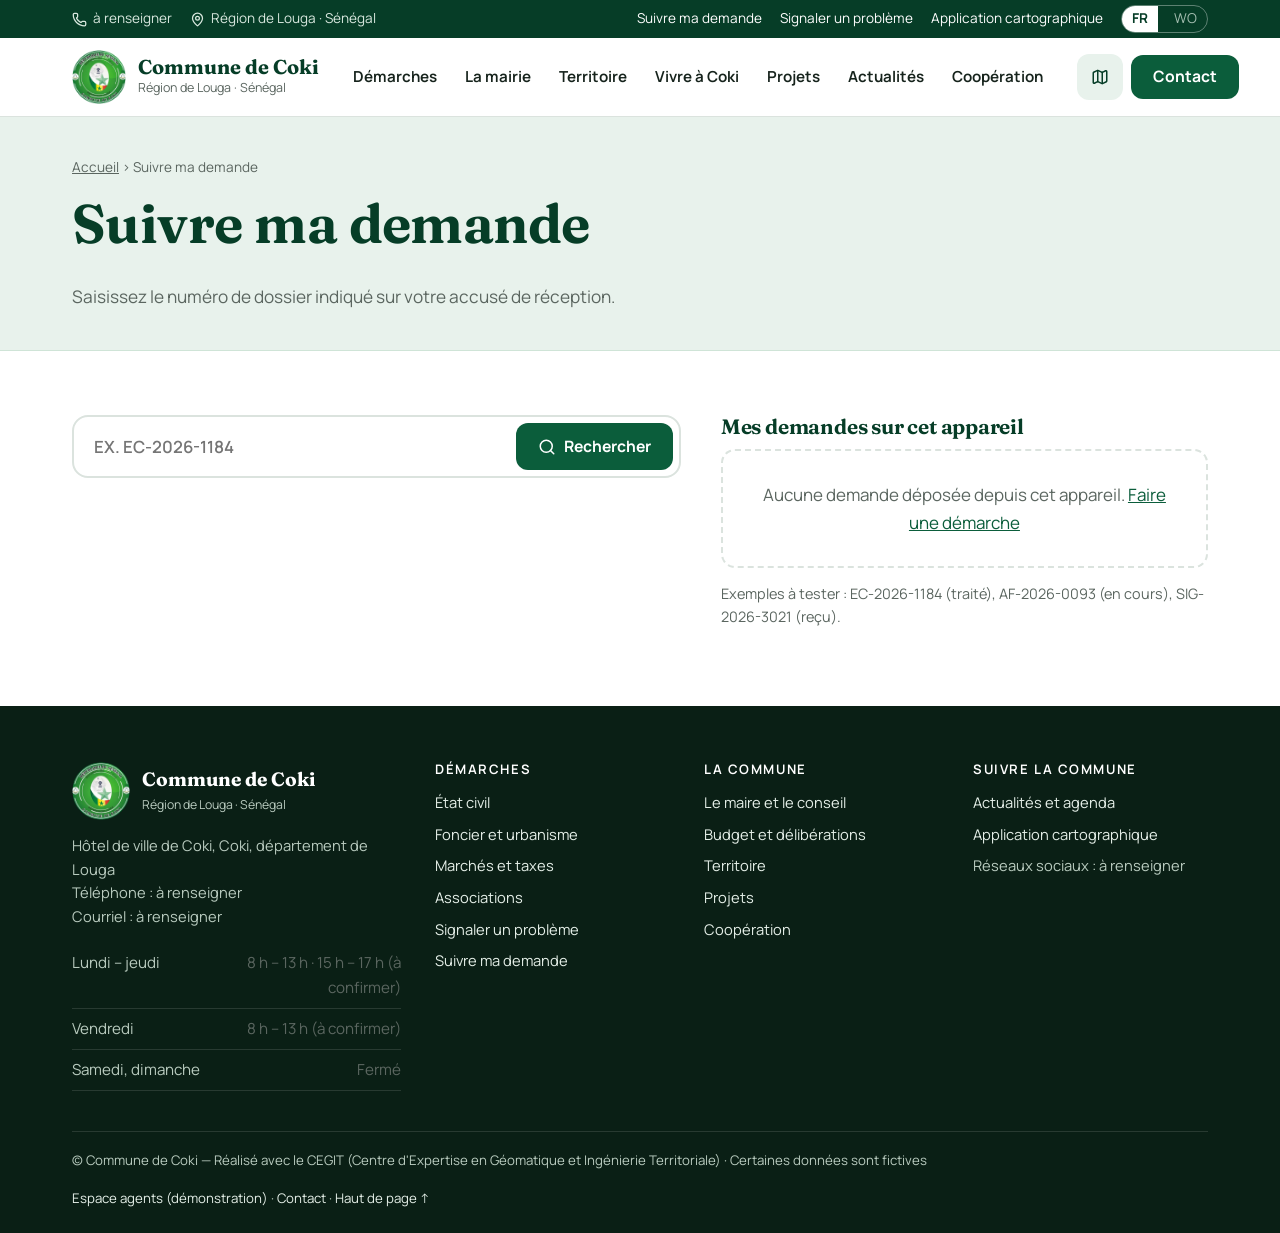
<file: suivi.html>
<!doctype html>
<html lang="fr">
<head>
<meta charset="utf-8">
<meta name="viewport" content="width=device-width, initial-scale=1">
<title>Suivre ma demande — Commune de Coki</title>
<meta name="description" content="Suivre l'avancement d'une demande ou d'un signalement.">
<meta name="theme-color" content="#0b5d3b">
<link rel="icon" href="assets/img/logo-commune.png">
<link rel="preload" href="assets/fonts/manrope-latin-wght-normal.woff2" as="font" type="font/woff2" crossorigin>
<link rel="stylesheet" href="assets/css/style.css">
</head>
<body data-page="suivi">
<main id="contenu">
<section class="page-tete"><div class="wrap"><nav class="ariane" aria-label="Fil d'Ariane"><a href="index.html">Accueil</a> › Suivre ma demande</nav><h1>Suivre ma demande</h1><p>Saisissez le numéro de dossier indiqué sur votre accusé de réception.</p></div></section>
<section class="section"><div class="wrap deux-col">
  <div>
    <form class="recherche" id="suivi-form" role="search" style="max-width:none"><div style="display:flex;background:#fff;border:2px solid var(--ligne);border-radius:16px;padding:6px">
      <label class="sr" for="suivi-num">Numéro de dossier</label>
      <input id="suivi-num" placeholder="Ex. EC-2026-1184" autocomplete="off" style="flex:1;min-width:0;border:0;padding:12px 14px;font:600 1.05rem var(--texte);text-transform:uppercase;background:transparent">
      <button class="btn btn-plein" type="submit"><i data-lucide="search"></i>Rechercher</button></div></form>
    <div id="suivi-resultat" style="margin-top:22px"></div>
  </div>
  <div><h2 style="font-size:1.3rem">Mes demandes sur cet appareil</h2><div class="annuaire" id="mes-dossiers"></div>
    <p class="aide" style="margin-top:14px">Exemples à tester : EC-2026-1184 (traité), AF-2026-0093 (en cours), SIG-2026-3021 (reçu).</p></div>
</div></section>
</main>
<script src="config.js"></script>
<script src="data/demarches.js"></script>
<script src="data/actualites.js"></script>
<script src="data/limite.js"></script>
<script src="data/formulaires.js"></script>
<script src="assets/vendor/lucide.min.js"></script>
<script src="assets/js/layout.js"></script>
<script src="assets/js/formulaires.js"></script>
<script src="assets/js/pages.js"></script>
</body>
</html>
</file>
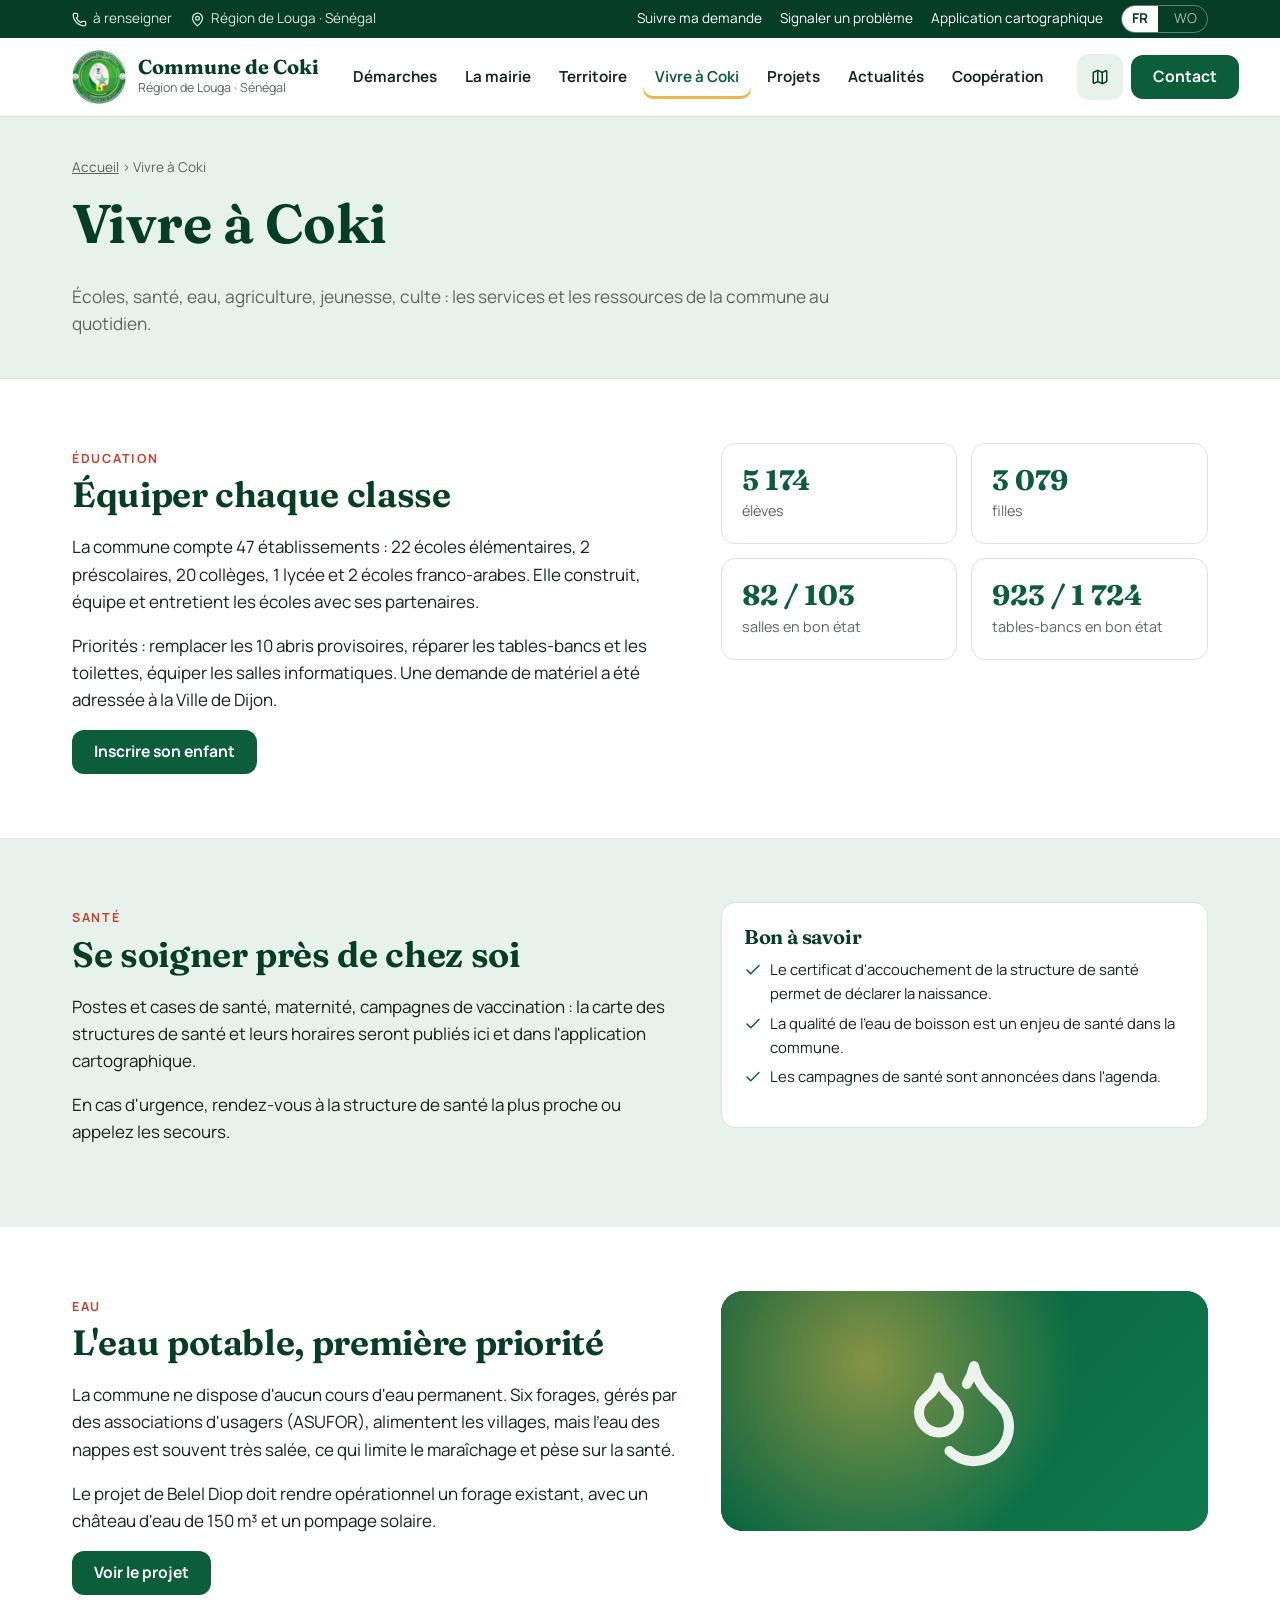
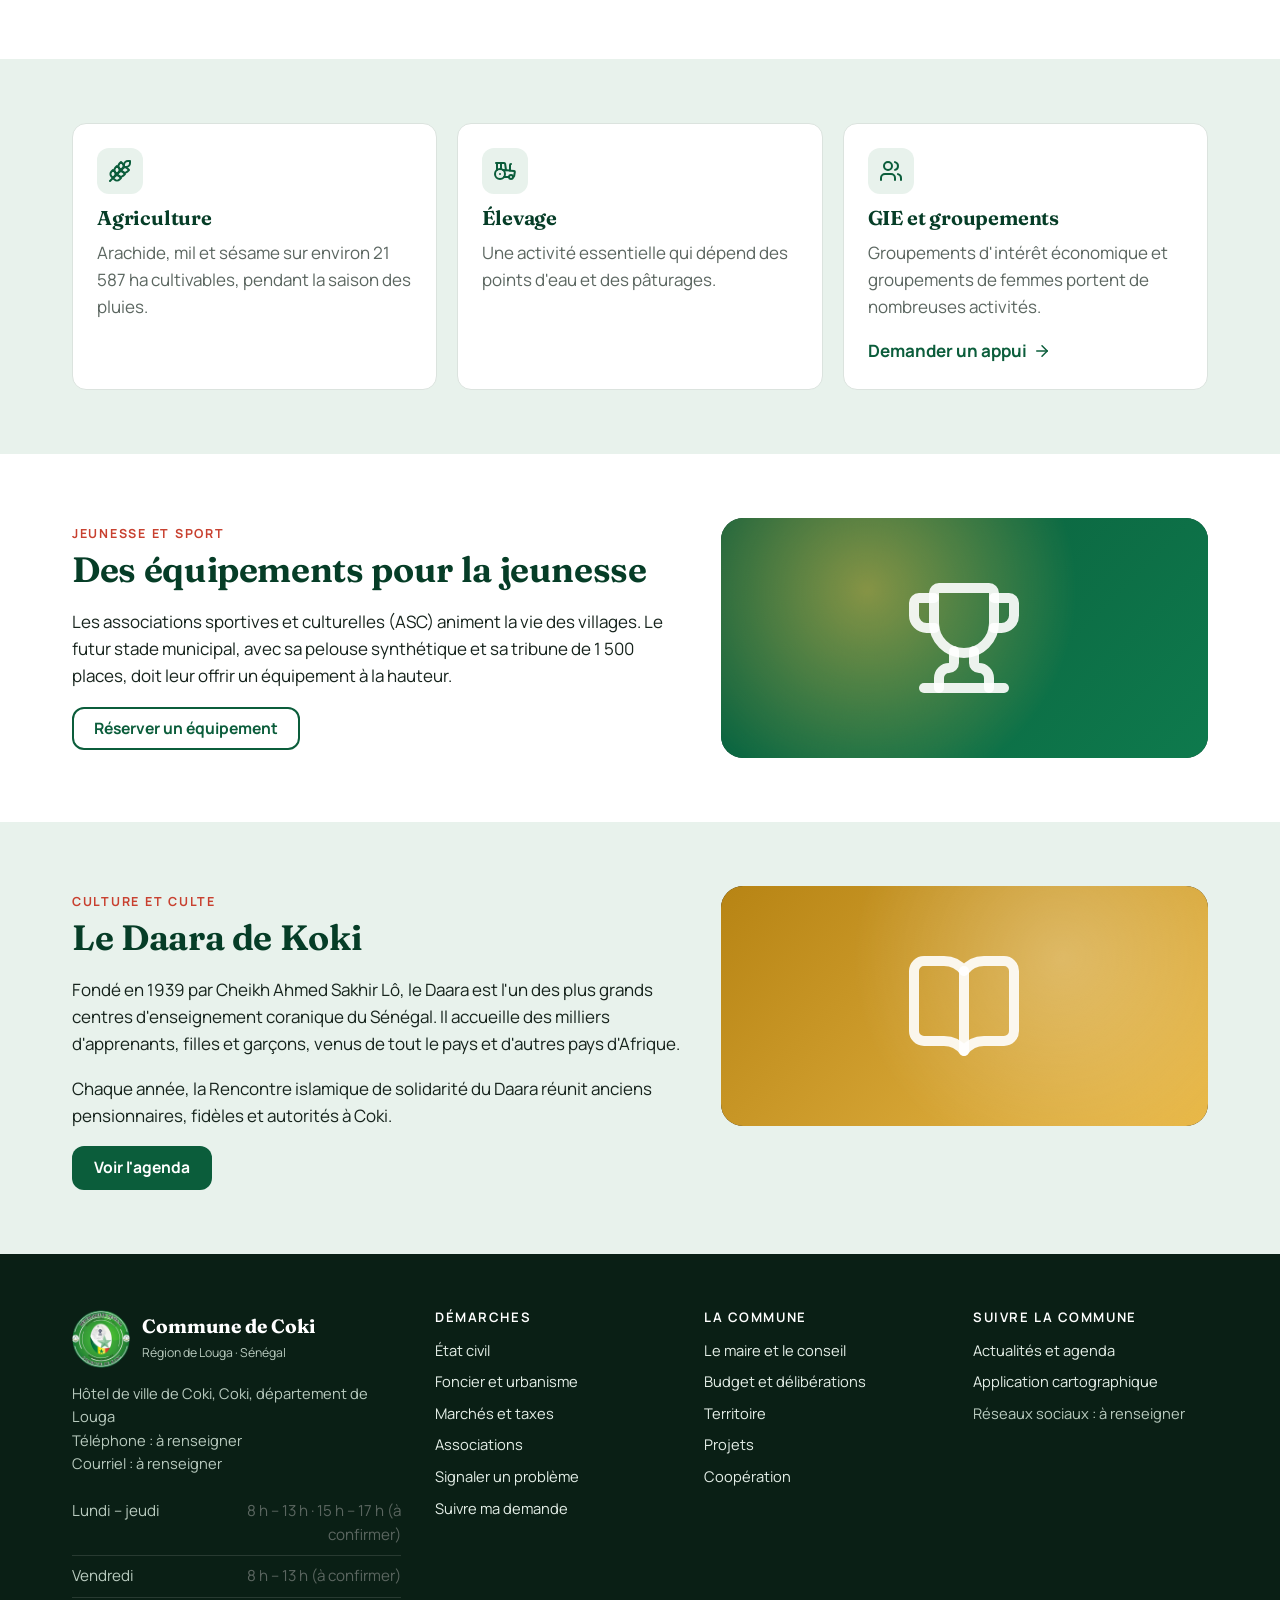
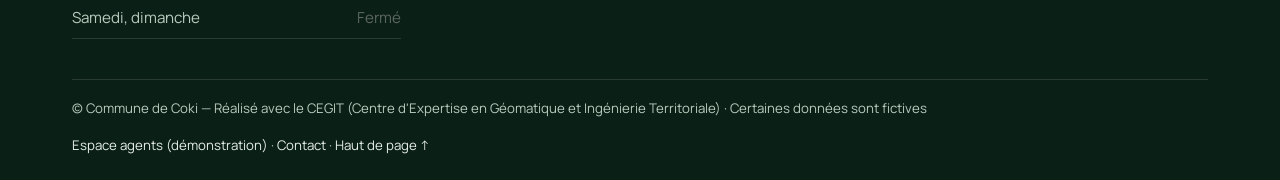
<file: vivre.html>
<!doctype html>
<html lang="fr">
<head>
<meta charset="utf-8">
<meta name="viewport" content="width=device-width, initial-scale=1">
<title>Vivre à Coki — Commune de Coki</title>
<meta name="description" content="Vivre dans la commune : écoles, santé, eau potable, agriculture et élevage, jeunesse et sport, Daara.">
<meta name="theme-color" content="#0b5d3b">
<link rel="icon" href="assets/img/logo-commune.png">
<link rel="preload" href="assets/fonts/manrope-latin-wght-normal.woff2" as="font" type="font/woff2" crossorigin>
<link rel="stylesheet" href="assets/css/style.css">
</head>
<body data-page="vivre">
<main id="contenu">
<section class="page-tete"><div class="wrap"><nav class="ariane" aria-label="Fil d'Ariane"><a href="index.html">Accueil</a> › Vivre à <span data-site="nom">Coki</span></nav><h1>Vivre à <span data-site="nom">Coki</span></h1><p>Écoles, santé, eau, agriculture, jeunesse, culte : les services et les ressources de la commune au quotidien.</p></div></section>
<section class="section" id="education">
  <div class="wrap deux-col">
    <div>
      <span class="surtitre">Éducation</span><h2>Équiper chaque classe</h2>
      <p>La commune compte 47 établissements : 22 écoles élémentaires, 2 préscolaires, 20 collèges, 1 lycée et 2 écoles franco-arabes. Elle construit, équipe et entretient les écoles avec ses partenaires.</p>
      <p>Priorités : remplacer les 10 abris provisoires, réparer les tables-bancs et les toilettes, équiper les salles informatiques. Une demande de matériel a été adressée à la Ville de Dijon.</p>
      <a class="btn btn-plein" href="demarches.html#ecole">Inscrire son enfant</a>
    </div>
    <div class="chiffres">
      <div class="chiffre"><b>5 174</b><span>élèves</span></div>
      <div class="chiffre"><b>3 079</b><span>filles</span></div>
      <div class="chiffre"><b>82 / 103</b><span>salles en bon état</span></div>
      <div class="chiffre"><b>923 / 1 724</b><span>tables-bancs en bon état</span></div>
    </div>
  </div>
</section>

<section class="section teinte" id="sante">
  <div class="wrap deux-col">
    <div>
      <span class="surtitre">Santé</span><h2>Se soigner près de chez soi</h2>
      <p>Postes et cases de santé, maternité, campagnes de vaccination : la carte des structures de santé et leurs horaires seront publiés ici et dans l'application cartographique.</p>
      <p>En cas d'urgence, rendez-vous à la structure de santé la plus proche ou appelez les secours.</p>
    </div>
    <div class="encart"><h3>Bon à savoir</h3><ul class="faits">
      <li><i data-lucide="check"></i>Le certificat d'accouchement de la structure de santé permet de déclarer la naissance.</li>
      <li><i data-lucide="check"></i>La qualité de l'eau de boisson est un enjeu de santé dans la commune.</li>
      <li><i data-lucide="check"></i>Les campagnes de santé sont annoncées dans l'agenda.</li></ul></div>
  </div>
</section>

<section class="section" id="eau">
  <div class="wrap deux-col">
    <div>
      <span class="surtitre">Eau</span><h2>L'eau potable, première priorité</h2>
      <p>La commune ne dispose d'aucun cours d'eau permanent. Six forages, gérés par des associations d'usagers (ASUFOR), alimentent les villages, mais l'eau des nappes est souvent très salée, ce qui limite le maraîchage et pèse sur la santé.</p>
      <p>Le projet de Belel Diop doit rendre opérationnel un forage existant, avec un château d'eau de 150 m³ et un pompage solaire.</p>
      <a class="btn btn-plein" href="projets.html#forage">Voir le projet</a>
    </div>
    <div class="focus" style="grid-template-columns:1fr"><div class="focus-visuel" style="min-height:240px"><i data-lucide="droplets"></i></div></div>
  </div>
</section>

<section class="section teinte" id="agriculture">
  <div class="wrap grille g3">
    <div class="carte-bloc"><span class="pastille"><i data-lucide="wheat"></i></span><h3>Agriculture</h3><p>Arachide, mil et sésame sur environ 21 587 ha cultivables, pendant la saison des pluies.</p></div>
    <div class="carte-bloc"><span class="pastille"><i data-lucide="tractor"></i></span><h3>Élevage</h3><p>Une activité essentielle qui dépend des points d'eau et des pâturages.</p></div>
    <div class="carte-bloc"><span class="pastille"><i data-lucide="users"></i></span><h3>GIE et groupements</h3><p>Groupements d'intérêt économique et groupements de femmes portent de nombreuses activités.</p><a class="lien-fleche" href="demarches.html#subvention">Demander un appui <i data-lucide="arrow-right"></i></a></div>
  </div>
</section>

<section class="section" id="jeunesse">
  <div class="wrap deux-col">
    <div>
      <span class="surtitre">Jeunesse et sport</span><h2>Des équipements pour la jeunesse</h2>
      <p>Les associations sportives et culturelles (ASC) animent la vie des villages. Le futur stade municipal, avec sa pelouse synthétique et sa tribune de 1 500 places, doit leur offrir un équipement à la hauteur.</p>
      <a class="btn btn-ligne" href="demarches.html#salle-stade">Réserver un équipement</a>
    </div>
    <div class="focus" style="grid-template-columns:1fr"><div class="focus-visuel" style="min-height:240px"><i data-lucide="trophy"></i></div></div>
  </div>
</section>

<section class="section teinte" id="daara">
  <div class="wrap deux-col">
    <div>
      <span class="surtitre">Culture et culte</span><h2>Le Daara de Koki</h2>
      <p>Fondé en 1939 par Cheikh Ahmed Sakhir Lô, le Daara est l'un des plus grands centres d'enseignement coranique du Sénégal. Il accueille des milliers d'apprenants, filles et garçons, venus de tout le pays et d'autres pays d'Afrique.</p>
      <p>Chaque année, la Rencontre islamique de solidarité du Daara réunit anciens pensionnaires, fidèles et autorités à <span data-site="nom">Coki</span>.</p>
      <a class="btn btn-plein" href="actualites.html#agenda-complet">Voir l'agenda</a>
    </div>
    <div class="focus or" style="grid-template-columns:1fr"><div class="focus-visuel" style="min-height:240px"><i data-lucide="book-open"></i></div></div>
  </div>
</section>
</main>
<script src="config.js"></script>
<script src="data/demarches.js"></script>
<script src="data/actualites.js"></script>
<script src="data/limite.js"></script>
<script src="data/formulaires.js"></script>
<script src="assets/vendor/lucide.min.js"></script>
<script src="assets/js/layout.js"></script>
<script src="assets/js/formulaires.js"></script>
<script src="assets/js/pages.js"></script>
</body>
</html>
</file>
<file: assets/css/style.css>
/* =====================================================================
   Commune de Coki / Koki — feuille de style du prototype
   Couleurs reprises du logo de la commune (vert) et du drapeau (or, rouge)
   ===================================================================== */
@font-face{font-family:"Fraunces";src:url(../fonts/fraunces-latin-wght-normal.woff2) format("woff2");font-weight:300 900;font-display:swap;unicode-range:U+0000-00FF,U+0131,U+0152-0153,U+02BB-02BC,U+02C6,U+02DA,U+02DC,U+2000-206F,U+20AC,U+2122,U+2191,U+2193,U+2212,U+2215,U+FEFF,U+FFFD}
@font-face{font-family:"Fraunces";src:url(../fonts/fraunces-latin-ext-wght-normal.woff2) format("woff2");font-weight:300 900;font-display:swap;unicode-range:U+0100-02AF,U+0304,U+0308,U+0329,U+1E00-1E9F,U+1EF2-1EFF,U+2020,U+20A0-20AB,U+20AD-20C0,U+2113,U+2C60-2C7F,U+A720-A7FF}
@font-face{font-family:"Manrope";src:url(../fonts/manrope-latin-wght-normal.woff2) format("woff2");font-weight:200 800;font-display:swap;unicode-range:U+0000-00FF,U+0131,U+0152-0153,U+02BB-02BC,U+02C6,U+02DA,U+02DC,U+2000-206F,U+20AC,U+2122,U+2191,U+2193,U+2212,U+2215,U+FEFF,U+FFFD}
@font-face{font-family:"Manrope";src:url(../fonts/manrope-latin-ext-wght-normal.woff2) format("woff2");font-weight:200 800;font-display:swap;unicode-range:U+0100-02AF,U+0304,U+0308,U+0329,U+1E00-1E9F,U+1EF2-1EFF,U+2020,U+20A0-20AB,U+20AD-20C0,U+2113,U+2C60-2C7F,U+A720-A7FF}

:root{
  --vert:#0b5d3b; --vert-f:#063d27; --vert-c:#e8f2ec; --vert-m:#cfe4d7;
  --or:#e9b949; --or-c:#fbf1d6; --rouge:#c8402f;
  --encre:#16231c; --gris:#5b6660; --gris-c:#eef1ef; --ligne:#dbe3de; --blanc:#fff;
  --r:14px; --ombre:0 1px 2px rgba(6,61,39,.06),0 8px 24px rgba(6,61,39,.08);
  --titre:"Fraunces",Georgia,serif; --texte:"Manrope",system-ui,-apple-system,"Segoe UI",sans-serif;
}
*{box-sizing:border-box}
html{scroll-behavior:smooth;-webkit-text-size-adjust:100%;overflow-x:clip}
body{margin:0;font:400 17px/1.6 var(--texte);color:var(--encre);background:var(--blanc);overflow-x:clip}
img,svg{max-width:100%}
a{color:var(--vert)}
a:hover{color:var(--vert-f)}
:focus-visible{outline:3px solid var(--or);outline-offset:2px;border-radius:4px}
h1,h2,h3,h4{font-family:var(--titre);line-height:1.15;color:var(--vert-f);margin:0 0 .5em;font-weight:650;letter-spacing:-.01em}
h1{font-size:clamp(2.1rem,4.6vw,3.4rem)}
h2{font-size:clamp(1.6rem,3vw,2.2rem)}
h3{font-size:1.25rem}
p{margin:0 0 1em}
.wrap{max-width:1180px;margin:0 auto;padding:0 22px}
.section{padding:64px 0}
.section.teinte{background:var(--vert-c)}
.section-tete{display:flex;align-items:end;justify-content:space-between;gap:20px;margin-bottom:26px;flex-wrap:wrap}
.section-tete h2{margin:0}
.surtitre{display:inline-block;font:700 .78rem/1 var(--texte);letter-spacing:.14em;text-transform:uppercase;color:var(--rouge);margin-bottom:10px}
.lien-fleche{display:inline-flex;align-items:center;gap:6px;font-weight:700;text-decoration:none}
.lien-fleche svg{width:18px;height:18px;transition:transform .2s}
.lien-fleche:hover svg{transform:translateX(3px)}
.sr{position:absolute!important;width:1px;height:1px;overflow:hidden;clip:rect(0 0 0 0);white-space:nowrap}
.evitement{position:absolute;left:-999px;top:8px;z-index:3000;background:var(--or);color:var(--encre);padding:10px 16px;border-radius:8px;font-weight:700}
.evitement:focus{left:8px}
[data-lucide]{width:1em;height:1em}

/* ---------- Bandeau flash ---------- */
.flash{background:var(--or);color:var(--encre);font-size:.9rem;font-weight:600}
.flash .wrap{display:flex;align-items:center;gap:10px;padding-top:8px;padding-bottom:8px}
.flash svg{width:18px;height:18px;flex:none}

/* ---------- Barre utilitaire ---------- */
.utile{background:var(--vert-f);color:#d9e8df;font-size:.85rem}
.utile .wrap{display:flex;justify-content:space-between;align-items:center;gap:14px;min-height:38px;flex-wrap:wrap}
.utile a{color:#fff;text-decoration:none}
.utile a:hover{text-decoration:underline}
.utile-g,.utile-d{display:flex;gap:18px;align-items:center;flex-wrap:wrap}
.utile span{display:inline-flex;align-items:center;gap:6px}
.utile svg{width:15px;height:15px}
.langue{display:inline-flex;border:1px solid rgba(255,255,255,.35);border-radius:99px;overflow:hidden}
.langue b,.langue i{padding:2px 10px;font-style:normal}
.langue b{background:#fff;color:var(--vert-f)}
.langue i{opacity:.75}

/* ---------- En-tête ---------- */
.entete{position:sticky;top:0;z-index:1500;background:#fff;border-bottom:1px solid var(--ligne)}
.entete .wrap{display:flex;align-items:center;gap:22px;min-height:78px}
.marque{display:flex;align-items:center;gap:12px;text-decoration:none;color:var(--encre);flex:none}
.marque img{width:54px;height:54px}
.marque strong{display:block;font:700 1.25rem/1.1 var(--titre);color:var(--vert-f)}
.marque small{display:block;font-size:.78rem;color:var(--gris)}
.nav{display:flex;align-items:center;gap:4px;margin-left:auto}
.nav a{display:block;white-space:nowrap;padding:10px 12px;border-radius:10px;text-decoration:none;color:var(--encre);font-weight:650;font-size:.95rem}
.nav a:hover{background:var(--vert-c);color:var(--vert-f)}
.nav a[aria-current=page]{color:var(--vert);box-shadow:inset 0 -3px 0 var(--or)}
.entete-actions{display:flex;gap:8px;align-items:center}
.btn{display:inline-flex;align-items:center;justify-content:center;gap:8px;padding:12px 20px;border-radius:12px;border:2px solid transparent;font:700 .98rem/1 var(--texte);text-decoration:none;cursor:pointer;transition:background .2s,transform .15s}
.btn svg{width:18px;height:18px}
.btn:active{transform:translateY(1px)}
.btn-plein{background:var(--vert);color:#fff}
.btn-plein:hover{background:var(--vert-f);color:#fff}
.btn-or{background:var(--or);color:var(--encre)}
.btn-or:hover{background:#d9a733;color:var(--encre)}
.btn-ligne{border-color:currentColor;color:var(--vert);background:transparent}
.btn-ligne:hover{background:var(--vert-c)}
.btn-clair{border-color:rgba(255,255,255,.6);color:#fff;background:transparent}
.btn-clair:hover{background:rgba(255,255,255,.12);color:#fff}
.btn-icone{width:46px;height:46px;padding:0;border-radius:12px;background:var(--vert-c);color:var(--vert-f)}
.btn-icone:hover{background:var(--vert-m)}
.burger{display:none}

/* ---------- Héros d'accueil ---------- */
.hero{position:relative;overflow:hidden;background:var(--vert-f);color:#fff;isolation:isolate}
.hero::before{content:"";position:absolute;inset:0;z-index:-2;
  background:radial-gradient(900px 500px at 85% 20%,rgba(233,185,73,.28),transparent 60%),
             radial-gradient(700px 600px at 0% 100%,rgba(11,93,59,.9),transparent 70%),
             linear-gradient(160deg,#0b5d3b,#063d27 70%)}
.hero-motif{position:absolute;right:-60px;top:50%;transform:translateY(-50%);width:min(620px,58vw);z-index:-1;opacity:.95}
.hero-motif path.contour{fill:rgba(255,255,255,.06);stroke:var(--or);stroke-width:2.5;stroke-linejoin:round}
.hero-motif circle{fill:var(--or)}
.hero .wrap{padding-top:78px;padding-bottom:86px}
.hero .bienvenue{font:italic 600 1.15rem var(--titre);color:var(--or);margin-bottom:10px}
.hero h1{color:#fff;max-width:13em}
.hero .lead{font-size:1.15rem;max-width:34em;color:#dceae2;margin-bottom:28px}
.recherche{position:relative;max-width:640px}
.recherche form{display:flex;background:#fff;border-radius:16px;padding:6px;box-shadow:0 12px 40px rgba(0,0,0,.25)}
.recherche input{flex:1;min-width:0;border:0;padding:14px 16px;font:500 1.05rem var(--texte);color:var(--encre);background:transparent}
.recherche input:focus{outline:none}
.recherche button{flex:none}
.suggestions{position:absolute;left:0;right:0;top:calc(100% + 8px);background:#fff;border-radius:14px;box-shadow:var(--ombre);overflow:hidden;z-index:20;display:none;color:var(--encre)}
.suggestions.ouvert{display:block}
.suggestions a{display:flex;gap:12px;align-items:center;padding:12px 16px;text-decoration:none;color:var(--encre);border-bottom:1px solid var(--gris-c)}
.suggestions a:hover,.suggestions a.actif{background:var(--vert-c)}
.suggestions small{display:block;color:var(--gris)}
.suggestions .vide{padding:14px 16px;color:var(--gris)}
.suggestions svg{width:20px;height:20px;color:var(--vert);flex:none}
.puces{display:flex;flex-wrap:wrap;gap:8px;margin-top:16px}
.puces a{padding:7px 14px;border-radius:99px;background:rgba(255,255,255,.12);color:#fff;text-decoration:none;font-size:.9rem;font-weight:600;border:1px solid rgba(255,255,255,.2)}
.puces a:hover{background:rgba(255,255,255,.22)}

/* ---------- En-tête de page intérieure ---------- */
.page-tete{background:var(--vert-c);border-bottom:1px solid var(--vert-m)}
.page-tete .wrap{padding-top:40px;padding-bottom:40px}
.page-tete p{max-width:46em;color:var(--gris);font-size:1.08rem;margin:0}
.ariane{font-size:.85rem;color:var(--gris);margin-bottom:14px}
.ariane a{color:var(--gris)}

/* ---------- Accès directs ---------- */
.acces{display:grid;grid-template-columns:repeat(4,1fr);gap:14px;margin-top:-46px;position:relative;z-index:5}
.acces a{display:flex;align-items:center;gap:14px;padding:18px;border-radius:var(--r);background:#fff;box-shadow:var(--ombre);text-decoration:none;color:var(--encre);font-weight:700;line-height:1.25;transition:transform .2s,box-shadow .2s}
.acces a:hover{transform:translateY(-3px);box-shadow:0 14px 30px rgba(6,61,39,.14);color:var(--vert-f)}
.pastille{display:grid;place-items:center;width:46px;height:46px;border-radius:12px;background:var(--vert-c);color:var(--vert);flex:none}
.pastille svg{width:24px;height:24px}
.pastille.or{background:var(--or-c);color:#9a6b00}
.pastille.rouge{background:#fbe6e2;color:var(--rouge)}

/* ---------- Cartes ---------- */
.grille{display:grid;gap:20px}
.g2{grid-template-columns:repeat(2,1fr)}.g3{grid-template-columns:repeat(3,1fr)}.g4{grid-template-columns:repeat(4,1fr)}
.carte-bloc{background:#fff;border:1px solid var(--ligne);border-radius:var(--r);padding:24px;display:flex;flex-direction:column}
.carte-bloc p{color:var(--gris)}
.carte-bloc h3{margin-top:12px}
.carte-bloc .lien-fleche{margin-top:auto}
.actu{background:#fff;border-radius:var(--r);overflow:hidden;border:1px solid var(--ligne);display:flex;flex-direction:column;transition:box-shadow .2s}
.actu:hover{box-shadow:var(--ombre)}
.actu-visuel{height:150px;display:grid;place-items:center;color:#fff;background:linear-gradient(135deg,var(--vert),var(--vert-f));position:relative;overflow:hidden}
.actu-visuel svg{width:56px;height:56px;opacity:.9}
.actu-visuel::after{content:"";position:absolute;width:220px;height:220px;border-radius:50%;border:28px solid rgba(233,185,73,.25);right:-70px;bottom:-110px}
.actu:nth-child(3n+2) .actu-visuel{background:linear-gradient(135deg,#9a6b00,var(--or))}
.actu:nth-child(3n+3) .actu-visuel{background:linear-gradient(135deg,#7f2a1f,var(--rouge))}
.actu-corps{padding:20px;display:flex;flex-direction:column;flex:1}
.actu-meta{display:flex;gap:10px;align-items:center;font-size:.82rem;color:var(--gris);margin-bottom:8px;flex-wrap:wrap}
.etiquette{display:inline-block;padding:3px 10px;border-radius:99px;background:var(--vert-c);color:var(--vert-f);font-size:.75rem;font-weight:800;letter-spacing:.02em}
.etiquette.demo{background:var(--or-c);color:#7a5400}
.actu h3{font-size:1.12rem}
.actu p{color:var(--gris);font-size:.95rem;margin:0}

/* ---------- Agenda ---------- */
.agenda{display:grid;gap:14px}
.evt{display:flex;gap:18px;align-items:flex-start;background:#fff;border:1px solid var(--ligne);border-radius:var(--r);padding:16px}
.evt-date{flex:none;width:74px;text-align:center;border-radius:12px;background:var(--vert);color:#fff;padding:10px 4px;line-height:1}
.evt-date b{display:block;font:700 1.8rem var(--titre)}
.evt-date span{font-size:.78rem;text-transform:uppercase;letter-spacing:.08em}
.evt h3{font-size:1.05rem;margin:2px 0 4px}
.evt p{margin:0;color:var(--gris);font-size:.92rem}
.evt small{display:inline-flex;align-items:center;gap:4px;color:var(--vert);font-weight:700}

/* ---------- Chiffres ---------- */
.chiffres{display:grid;grid-template-columns:repeat(auto-fit,minmax(160px,1fr));gap:14px}
.chiffre{background:#fff;border-radius:var(--r);padding:20px;border:1px solid var(--ligne)}
.chiffre b{display:block;font:700 clamp(1.5rem,2.2vw,2rem)/1.15 var(--titre);color:var(--vert);white-space:nowrap}
.chiffre span{color:var(--gris);font-size:.9rem}
.bande-chiffres{background:var(--vert-f);color:#fff}
.bande-chiffres .chiffre{background:rgba(255,255,255,.06);border-color:rgba(255,255,255,.14)}
.bande-chiffres .chiffre b{color:var(--or)}
.bande-chiffres .chiffre span{color:#cfe0d6}
.bande-chiffres h2{color:#fff}

/* ---------- Mise en avant ---------- */
.focus{display:grid;grid-template-columns:1.1fr 1fr;border-radius:22px;overflow:hidden;background:var(--vert-f);color:#fff}
.focus-texte{padding:44px}
.focus-texte h2{color:#fff}
.focus-texte p{color:#d4e5db}
.focus-visuel{position:relative;min-height:300px;background:radial-gradient(circle at 30% 30%,rgba(233,185,73,.55),transparent 55%),linear-gradient(135deg,#0b5d3b,#0e7a4d);display:grid;place-items:center}
.focus-visuel svg{width:120px;height:120px;color:rgba(255,255,255,.9)}
.focus.or{background:#2a1e05}
.focus:not(:has(.focus-visuel)){grid-template-columns:1fr}
.focus:not(:has(.focus-visuel)) .focus-texte{max-width:34em}
.focus.or .focus-visuel{background:radial-gradient(circle at 70% 30%,rgba(255,255,255,.25),transparent 55%),linear-gradient(135deg,#b78414,#e9b949)}

/* ---------- Projets ---------- */
.projet{background:#fff;border:1px solid var(--ligne);border-radius:var(--r);overflow:hidden;display:flex;flex-direction:column}
.projet-tete{padding:22px 22px 0;display:flex;gap:14px;align-items:center}
.projet-corps{padding:14px 22px 22px;display:flex;flex-direction:column;flex:1}
.projet-corps p{color:var(--gris)}
.faits{list-style:none;padding:0;margin:0 0 16px;display:grid;gap:6px;font-size:.93rem}
.faits li{display:flex;gap:8px;align-items:flex-start}
.faits svg{width:18px;height:18px;color:var(--vert);flex:none;margin-top:3px}
.jauge{height:10px;border-radius:99px;background:var(--gris-c);overflow:hidden;margin:4px 0 6px}
.jauge i{display:block;height:100%;background:linear-gradient(90deg,var(--vert),#18a067);border-radius:99px}
.jauge-legende{display:flex;justify-content:space-between;font-size:.82rem;color:var(--gris)}
.montant{font:700 1.5rem var(--titre);color:var(--vert-f)}

/* ---------- Démarches ---------- */
.dem-barre{display:grid;grid-template-columns:280px 1fr;gap:28px;align-items:start}
.dem-barre>*,.dem-filtres>*,.deux-col>*,.grille>*{min-width:0}
.dem-filtres{position:sticky;top:100px;display:grid;gap:22px}
.dem-filtres h3{font-size:.8rem;letter-spacing:.12em;text-transform:uppercase;font-family:var(--texte);color:var(--gris);margin:0 0 8px}
.filtre-liste{display:grid;gap:4px}
.filtre-liste button{display:flex;align-items:center;gap:10px;width:100%;text-align:left;padding:10px 12px;border-radius:10px;border:0;background:transparent;font:600 .95rem var(--texte);color:var(--encre);cursor:pointer}
.filtre-liste button:hover{background:var(--vert-c)}
.filtre-liste button[aria-pressed=true]{background:var(--vert);color:#fff}
.filtre-liste button svg{width:18px;height:18px;flex:none}
.filtre-liste .nb{margin-left:auto;font-size:.8rem;opacity:.7}
.dem-champ{display:flex;align-items:center;gap:10px;border:2px solid var(--ligne);border-radius:12px;padding:4px 14px;background:#fff;margin-bottom:18px}
.dem-champ:focus-within{border-color:var(--vert)}
.dem-champ input{flex:1;border:0;padding:10px 0;font:500 1rem var(--texte);background:transparent;min-width:0}
.dem-champ input:focus{outline:none}
.dem-champ svg{width:20px;height:20px;color:var(--gris)}
.dem-liste{display:grid;grid-template-columns:repeat(2,1fr);gap:14px}
.dem{text-decoration:none;display:flex;gap:14px;align-items:flex-start;text-align:left;width:100%;padding:18px;border-radius:var(--r);border:1px solid var(--ligne);background:#fff;cursor:pointer;font:inherit;color:inherit;transition:border-color .2s,box-shadow .2s}
.dem:hover{border-color:var(--vert);box-shadow:var(--ombre)}
.dem h3{font-size:1.04rem;margin:0 0 4px;font-family:var(--texte);font-weight:800;color:var(--vert-f)}
.dem p{margin:0;color:var(--gris);font-size:.92rem}
.dem .chevron{margin-left:auto;width:20px;height:20px;color:var(--vert);flex:none;align-self:center}
.dem-vide{padding:30px;text-align:center;color:var(--gris);border:2px dashed var(--ligne);border-radius:var(--r);grid-column:1/-1}
.avertissement{display:flex;gap:12px;align-items:flex-start;background:var(--or-c);border-radius:12px;padding:14px 16px;font-size:.92rem;color:#5c4100;margin-bottom:22px}
.avertissement svg{width:20px;height:20px;flex:none;margin-top:2px}

dialog.fiche{width:min(760px,94vw);max-height:90vh;border:0;border-radius:20px;padding:0;box-shadow:0 30px 80px rgba(0,0,0,.35);color:var(--encre)}
dialog.fiche::backdrop{background:rgba(6,30,20,.55)}
.fiche-tete{background:var(--vert);color:#fff;padding:26px 28px;position:relative}
.fiche-tete h2{color:#fff;margin:6px 0 6px;padding-right:40px}
.fiche-tete p{margin:0;color:#d8eadf}
.fiche-tete .etiquette{background:rgba(255,255,255,.15);color:#fff}
.fiche-fermer{position:absolute;top:16px;right:16px;background:rgba(255,255,255,.15);color:#fff;border:0;width:40px;height:40px;border-radius:10px;cursor:pointer;display:grid;place-items:center}
.fiche-fermer svg{width:22px;height:22px}
.fiche-corps{padding:24px 28px 28px;display:grid;gap:18px}
.fiche-infos{display:grid;grid-template-columns:repeat(3,1fr);gap:12px}
.fiche-infos div{background:var(--gris-c);border-radius:12px;padding:12px 14px;font-size:.92rem}
.fiche-infos b{display:flex;align-items:center;gap:6px;font-size:.78rem;letter-spacing:.06em;text-transform:uppercase;color:var(--gris);margin-bottom:4px}
.fiche-infos svg{width:15px;height:15px}
.fiche h3{font-family:var(--texte);font-weight:800;font-size:1rem;margin:0 0 8px;color:var(--vert-f)}
.coches{list-style:none;padding:0;margin:0;display:grid;gap:8px}
.coches li{display:flex;gap:10px;align-items:flex-start}
.coches input{width:20px;height:20px;accent-color:var(--vert);flex:none;margin-top:2px}
.etapes{counter-reset:e;list-style:none;padding:0;margin:0;display:grid;gap:8px}
.etapes li{counter-increment:e;display:flex;gap:12px;align-items:flex-start}
.etapes li::before{content:counter(e);flex:none;width:26px;height:26px;border-radius:50%;background:var(--or);color:var(--encre);font-weight:800;font-size:.85rem;display:grid;place-items:center}
.bon-a-savoir{background:var(--vert-c);border-radius:12px;padding:14px 16px;font-size:.95rem}
.fiche-actions{display:flex;gap:10px;flex-wrap:wrap}

/* ---------- Carte ---------- */
.carte-map{height:460px;border-radius:var(--r);border:1px solid var(--ligne);z-index:1}
.leaflet-container{font-family:var(--texte)}

/* ---------- Formulaires ---------- */
.form{display:grid;gap:16px}
.form label{display:grid;gap:6px;font-weight:700;font-size:.95rem}
.form input,.form select,.form textarea{font:500 1rem var(--texte);padding:12px 14px;border:2px solid var(--ligne);border-radius:12px;background:#fff;color:var(--encre);width:100%}
.form input:focus,.form select:focus,.form textarea:focus{outline:none;border-color:var(--vert)}
.form input[type=file]{padding:10px;font-size:.9rem;max-width:100%}
.form .aide{font-weight:500;color:var(--gris);font-size:.85rem}
.form-ligne{display:grid;grid-template-columns:1fr 1fr;gap:16px}
.types{display:grid;grid-template-columns:repeat(3,1fr);gap:10px}
.types label{display:flex;flex-direction:column;align-items:center;gap:8px;padding:14px 8px;border:2px solid var(--ligne);border-radius:12px;cursor:pointer;font-size:.88rem;text-align:center;font-weight:700}
.types label{position:relative}
.types input{position:absolute;opacity:0;width:1px!important;height:1px;padding:0!important;inset:0}
.types svg{width:26px;height:26px;color:var(--vert)}
.types label:has(input:checked){border-color:var(--vert);background:var(--vert-c)}
.types label:has(input:focus-visible){outline:3px solid var(--or)}
.confirmation{display:none;background:var(--vert-c);border:2px solid var(--vert);border-radius:14px;padding:18px}
.confirmation.ok{display:block}

/* ---------- Divers ---------- */
.annuaire{display:grid;gap:10px}
.service{display:flex;gap:14px;align-items:flex-start;background:#fff;border:1px solid var(--ligne);border-radius:var(--r);padding:16px}
.service h3{font-family:var(--texte);font-weight:800;font-size:1rem;margin:0 0 2px}
.service p{margin:0;color:var(--gris);font-size:.92rem}
.liste-docs{display:grid;gap:10px}
.doc{display:flex;align-items:center;gap:14px;padding:14px 16px;border:1px solid var(--ligne);border-radius:12px;background:#fff}
.doc small{color:var(--gris)}
.doc .etiquette{margin-left:auto}
.citation{font:italic 500 1.3rem/1.45 var(--titre);color:var(--vert-f);border-left:4px solid var(--or);padding-left:20px;margin:0}
.frise{list-style:none;margin:0;padding:0;display:grid;gap:0}
.frise li{display:grid;grid-template-columns:90px 1fr;gap:18px;padding:14px 0;border-bottom:1px dashed var(--ligne)}
.frise b{font:700 1.3rem var(--titre);color:var(--rouge)}
.deux-col{display:grid;grid-template-columns:1.25fr 1fr;gap:40px;align-items:start}
.horaires{width:100%;border-collapse:collapse;font-size:.95rem}
.horaires td{padding:8px 0;border-bottom:1px solid var(--ligne);vertical-align:top}
.horaires td:first-child{white-space:nowrap;padding-right:12px}
.pied .horaires td{border-color:rgba(255,255,255,.12)}
.horaires td:last-child{text-align:right;color:var(--gris)}
.encart{background:#fff;border:1px solid var(--ligne);border-radius:var(--r);padding:22px}

/* ---------- Pied de page ---------- */
.pied{background:#0a1f15;color:#b9cbbf;font-size:.92rem;margin-top:0}
.pied .wrap{padding-top:56px;padding-bottom:24px}
.pied-grille{display:grid;grid-template-columns:1.4fr 1fr 1fr 1fr;gap:34px}
.pied h3{color:#fff;font-family:var(--texte);font-size:.82rem;letter-spacing:.12em;text-transform:uppercase;margin-bottom:14px}
.pied a{color:#e5efe8;text-decoration:none}
.pied a:hover{color:var(--or);text-decoration:underline}
.pied ul{list-style:none;padding:0;margin:0;display:grid;gap:8px}
.pied-marque{display:flex;align-items:center;gap:12px;margin-bottom:14px}
.pied-marque img{width:58px;height:58px}
.pied-marque strong{color:#fff;font:700 1.2rem var(--titre)}
.pied-bas{border-top:1px solid rgba(255,255,255,.12);margin-top:40px;padding-top:18px;display:flex;justify-content:space-between;gap:16px;flex-wrap:wrap;font-size:.83rem}
.haut{display:inline-flex;align-items:center;gap:6px}

/* ---------- Responsive ---------- */
@media (max-width:1180px){
  .nav a{padding:10px 8px;font-size:.92rem}
}
@media (max-width:1080px){
  .burger{display:inline-flex}
  .nav{position:fixed;inset:0 0 0 auto;width:min(360px,88vw);background:#fff;flex-direction:column;align-items:stretch;padding:90px 18px 24px;gap:2px;box-shadow:-20px 0 60px rgba(0,0,0,.25);transform:translateX(105%);visibility:hidden;transition:transform .25s,visibility .25s;z-index:1600;overflow:auto}
  .nav.ouvert{transform:none;visibility:visible}
  .nav a{font-size:1.05rem;padding:14px}
  .nav-fermer{display:inline-flex!important;position:absolute;top:18px;right:18px}
  .entete-actions .btn-plein{display:none}
  .acces{grid-template-columns:repeat(2,1fr)}
  .g3,.g4{grid-template-columns:repeat(2,1fr)}
  .dem-barre{grid-template-columns:1fr}
  .dem-filtres{position:static}
  .filtre-liste{display:flex;overflow:auto;gap:6px;padding-bottom:6px}
  .filtre-liste button{white-space:nowrap;width:auto;background:var(--gris-c)}
  .filtre-liste .nb{display:none}
  .focus,.deux-col{grid-template-columns:1fr}
  .pied-grille{grid-template-columns:1fr 1fr}
  .hero-motif{opacity:.35;right:-160px}
}
@media (max-width:640px){
  body{font-size:16px}
  .section{padding:46px 0}
  .utile .wrap{justify-content:center}
  .utile-d{display:none}
  .marque img{width:44px;height:44px}
  .marque strong{font-size:1.1rem}
  .acces{grid-template-columns:1fr 1fr;gap:10px;margin-top:-34px}
  .acces a{flex-direction:column;align-items:flex-start;padding:14px;font-size:.92rem}
  .g2,.g3,.g4,.dem-liste,.form-ligne{grid-template-columns:1fr}
  .fiche-infos{grid-template-columns:1fr}
  .types{grid-template-columns:repeat(2,1fr)}
  .focus-texte{padding:28px}
  .pied-grille{grid-template-columns:1fr}
  .recherche button span{display:none}
  .frise li{grid-template-columns:70px 1fr}
}
@media print{
  .flash,.utile,.entete,.pied,.dem-filtres,.fiche-actions,.fiche-fermer{display:none!important}
  dialog.fiche{position:static;box-shadow:none;max-height:none;width:100%}
}
@media (prefers-reduced-motion:reduce){*{transition:none!important;scroll-behavior:auto!important}}

/* ---------- Avancement des projets ---------- */
.avancement{list-style:none;padding:0;margin:6px 0 16px;display:flex;gap:4px}
.avancement li{flex:1;font-size:.72rem;color:var(--gris);text-align:center;position:relative;padding-top:16px;line-height:1.2}
.avancement li::before{content:"";position:absolute;top:0;left:0;right:0;height:8px;border-radius:99px;background:var(--gris-c)}
.avancement li.fait::before{background:var(--vert)}
.avancement li.encours::before{background:linear-gradient(90deg,var(--vert),var(--or))}
.avancement li.encours{color:var(--vert-f);font-weight:800}
.portrait{width:120px;height:120px;border-radius:50%;background:var(--vert-c);display:grid;place-items:center;color:var(--vert);flex:none;border:4px solid #fff;box-shadow:var(--ombre)}
.portrait svg{width:56px;height:56px}
.mot-maire{display:flex;gap:28px;align-items:center}
@media (max-width:640px){.mot-maire{flex-direction:column;align-items:flex-start}.avancement li{font-size:0}.avancement li.encours{font-size:.72rem}}

/* ---------- Formulaires en ligne ---------- */
.etiquette.en-ligne{background:var(--or);color:var(--encre);vertical-align:2px;font-size:.68rem}
.form-grille{display:grid;grid-template-columns:270px 1fr;gap:28px;align-items:start}
.form-grille>*{min-width:0}
.form-grille aside{position:sticky;top:100px;display:grid;gap:18px}
.stepper{list-style:none;margin:0;padding:0;display:grid;gap:4px}
.stepper li{display:flex;align-items:center;gap:12px;padding:10px 12px;border-radius:10px;color:var(--gris);font-weight:700;font-size:.95rem}
.stepper li span{flex:none;width:30px;height:30px;border-radius:50%;display:grid;place-items:center;background:var(--gris-c);font-size:.85rem}
.stepper li.actif{background:var(--vert-c);color:var(--vert-f)}
.stepper li.actif span{background:var(--vert);color:#fff}
.stepper li.fait span{background:var(--or);color:var(--encre)}
.stepper li.fait{color:var(--encre)}
.encart-info p{margin:0 0 10px;font-size:.93rem}
.carte-form{background:#fff;border:1px solid var(--ligne);border-radius:18px;padding:28px;box-shadow:var(--ombre)}
.etape{display:grid;gap:16px}
.etape[hidden]{display:none}
.etape-titre{font-size:1.4rem;margin:0}
.etape-titre:focus{outline:none}
.etape-nav{display:flex;justify-content:space-between;gap:10px;margin-top:8px;padding-top:18px;border-top:1px solid var(--ligne);flex-wrap:wrap}
.form abbr{color:var(--rouge);text-decoration:none}
.choix{border:0;padding:0;margin:0;display:grid;gap:6px}
.choix legend{font-weight:700;font-size:.95rem;margin-bottom:6px;padding:0}
.choix-options{display:flex;flex-wrap:wrap;gap:8px}
.choix-options label{display:flex;align-items:center;gap:8px;padding:10px 14px;border:2px solid var(--ligne);border-radius:12px;cursor:pointer;font-weight:600}
.choix-options label:has(input:checked){border-color:var(--vert);background:var(--vert-c)}
.form .choix-options input,.form .case input{width:18px;height:18px;padding:0;accent-color:var(--vert);flex:none}
.form label.case{display:flex;gap:10px;align-items:flex-start;font-weight:600}
.recap{width:100%;border-collapse:collapse;font-size:.95rem}
.recap th,.recap td{text-align:left;padding:9px 10px;border-bottom:1px solid var(--ligne);vertical-align:top}
.recap th{width:42%;color:var(--gris);font-weight:600}
.accuse{background:#fff;border:2px solid var(--vert);border-radius:20px;padding:30px;display:grid;gap:20px;max-width:820px}
.accuse-tete{display:flex;gap:16px;align-items:center}
.accuse-tete h2{margin:0 0 4px}.accuse-tete h2:focus{outline:none}.accuse-tete p{margin:0;color:var(--gris)}
.accuse-ok{flex:none;width:58px;height:58px;border-radius:50%;background:var(--vert);color:#fff;display:grid;place-items:center}
.accuse-ok svg{width:32px;height:32px}
.accuse-num{display:flex;align-items:baseline;gap:14px;background:var(--or-c);border-radius:14px;padding:16px 20px;flex-wrap:wrap}
.accuse-num b{font:700 1.9rem var(--titre);color:var(--vert-f);letter-spacing:.02em}
.accuse-infos{display:grid;grid-template-columns:repeat(2,1fr);gap:12px;margin:0}
.accuse-infos div{background:var(--gris-c);border-radius:12px;padding:12px 14px}
.accuse-infos dt{font-size:.78rem;text-transform:uppercase;letter-spacing:.06em;color:var(--gris);font-weight:700}
.accuse-infos dd{margin:2px 0 0;font-weight:600}
.accuse details summary{cursor:pointer;font-weight:700;color:var(--vert)}
.aide{color:var(--gris);font-size:.9rem}
.attente{text-align:center;padding:48px 24px;max-width:620px;margin:0 auto}
.sablier{width:56px;height:56px;margin:0 auto 18px;border-radius:50%;border:6px solid var(--vert-c);border-top-color:var(--vert);animation:tourne 1s linear infinite}
@keyframes tourne{to{transform:rotate(360deg)}}
.statut{display:inline-block;padding:4px 12px;border-radius:99px;font-size:.8rem;font-weight:800;white-space:nowrap;flex:none}
.statut-recu{background:#fbe6e2;color:#9c2b1e}
.statut-instruction{background:var(--or-c);color:#7a5400}
.statut-pret{background:var(--vert-c);color:var(--vert-f)}
.suivi-carte{display:grid;gap:18px}
.suivi-tete{display:flex;justify-content:space-between;gap:14px;align-items:flex-start;flex-wrap:wrap}
.suivi-tete h2{margin:0}.suivi-tete p{margin:4px 0 0;color:var(--gris)}
.frise-statut{list-style:none;margin:0;padding:0;display:grid;grid-template-columns:repeat(3,1fr);gap:10px}
.frise-statut li{border-top:6px solid var(--gris-c);padding-top:10px;color:var(--gris);font-size:.9rem}
.frise-statut li b{display:block;color:var(--gris)}
.frise-statut li.fait{border-color:var(--vert)}
.frise-statut li.actif{border-color:var(--or)}
.frise-statut li.fait b,.frise-statut li.actif b{color:var(--vert-f)}
.onglets{display:flex;gap:6px;flex-wrap:wrap}
.onglets button{padding:10px 16px;border-radius:10px;border:0;background:var(--gris-c);font:700 .95rem var(--texte);cursor:pointer;color:var(--encre)}
.onglets button[aria-selected=true]{background:var(--vert);color:#fff}
.table-zone{overflow:auto;border:1px solid var(--ligne);border-radius:var(--r);background:#fff}
.table{width:100%;border-collapse:collapse;font-size:.9rem;min-width:860px}
.table th{background:var(--vert-c);text-align:left;padding:10px 12px;font-size:.78rem;text-transform:uppercase;letter-spacing:.05em;color:var(--vert-f)}
.table td{padding:10px 12px;border-top:1px solid var(--ligne);vertical-align:top}
.table select{font:600 .85rem var(--texte);padding:6px 8px;border-radius:8px;border:2px solid var(--ligne)}
.legende{display:flex;gap:16px;flex-wrap:wrap;font-size:.88rem;color:var(--gris)}
.legende i{display:inline-block;width:12px;height:12px;border-radius:50%;margin-right:6px;vertical-align:-1px}
.bandeau-demo{background:repeating-linear-gradient(135deg,var(--or-c),var(--or-c) 14px,#fff6df 14px,#fff6df 28px);border:1px solid #f0d99a;border-radius:12px;padding:14px 18px;font-weight:600;color:#5c4100}
@media (max-width:980px){.form-grille{grid-template-columns:1fr}.form-grille aside{position:static}.stepper{grid-auto-flow:column;grid-auto-columns:minmax(0,1fr)}.stepper li{flex-direction:column;font-size:.72rem;text-align:center;gap:4px;padding:6px 2px}}
@media (max-width:640px){.carte-form{padding:18px}.accuse{padding:20px}.accuse-infos,.frise-statut{grid-template-columns:1fr}.stepper li:not(.actif){font-size:0}.stepper li:not(.actif) span{font-size:.85rem}}
@media print{.accuse{border:0;padding:0}.accuse .fiche-actions{display:none}.accuse details{display:block}.accuse details>*{display:block}}
</file>
<file: assets/vendor/leaflet/leaflet.css>
/* required styles */

.leaflet-pane,
.leaflet-tile,
.leaflet-marker-icon,
.leaflet-marker-shadow,
.leaflet-tile-container,
.leaflet-pane > svg,
.leaflet-pane > canvas,
.leaflet-zoom-box,
.leaflet-image-layer,
.leaflet-layer {
	position: absolute;
	left: 0;
	top: 0;
	}
.leaflet-container {
	overflow: hidden;
	}
.leaflet-tile,
.leaflet-marker-icon,
.leaflet-marker-shadow {
	-webkit-user-select: none;
	   -moz-user-select: none;
	        user-select: none;
	  -webkit-user-drag: none;
	}
/* Prevents IE11 from highlighting tiles in blue */
.leaflet-tile::selection {
	background: transparent;
}
/* Safari renders non-retina tile on retina better with this, but Chrome is worse */
.leaflet-safari .leaflet-tile {
	image-rendering: -webkit-optimize-contrast;
	}
/* hack that prevents hw layers "stretching" when loading new tiles */
.leaflet-safari .leaflet-tile-container {
	width: 1600px;
	height: 1600px;
	-webkit-transform-origin: 0 0;
	}
.leaflet-marker-icon,
.leaflet-marker-shadow {
	display: block;
	}
/* .leaflet-container svg: reset svg max-width decleration shipped in Joomla! (joomla.org) 3.x */
/* .leaflet-container img: map is broken in FF if you have max-width: 100% on tiles */
.leaflet-container .leaflet-overlay-pane svg {
	max-width: none !important;
	max-height: none !important;
	}
.leaflet-container .leaflet-marker-pane img,
.leaflet-container .leaflet-shadow-pane img,
.leaflet-container .leaflet-tile-pane img,
.leaflet-container img.leaflet-image-layer,
.leaflet-container .leaflet-tile {
	max-width: none !important;
	max-height: none !important;
	width: auto;
	padding: 0;
	}

.leaflet-container img.leaflet-tile {
	/* See: https://bugs.chromium.org/p/chromium/issues/detail?id=600120 */
	mix-blend-mode: plus-lighter;
}

.leaflet-container.leaflet-touch-zoom {
	-ms-touch-action: pan-x pan-y;
	touch-action: pan-x pan-y;
	}
.leaflet-container.leaflet-touch-drag {
	-ms-touch-action: pinch-zoom;
	/* Fallback for FF which doesn't support pinch-zoom */
	touch-action: none;
	touch-action: pinch-zoom;
}
.leaflet-container.leaflet-touch-drag.leaflet-touch-zoom {
	-ms-touch-action: none;
	touch-action: none;
}
.leaflet-container {
	-webkit-tap-highlight-color: transparent;
}
.leaflet-container a {
	-webkit-tap-highlight-color: rgba(51, 181, 229, 0.4);
}
.leaflet-tile {
	filter: inherit;
	visibility: hidden;
	}
.leaflet-tile-loaded {
	visibility: inherit;
	}
.leaflet-zoom-box {
	width: 0;
	height: 0;
	-moz-box-sizing: border-box;
	     box-sizing: border-box;
	z-index: 800;
	}
/* workaround for https://bugzilla.mozilla.org/show_bug.cgi?id=888319 */
.leaflet-overlay-pane svg {
	-moz-user-select: none;
	}

.leaflet-pane         { z-index: 400; }

.leaflet-tile-pane    { z-index: 200; }
.leaflet-overlay-pane { z-index: 400; }
.leaflet-shadow-pane  { z-index: 500; }
.leaflet-marker-pane  { z-index: 600; }
.leaflet-tooltip-pane   { z-index: 650; }
.leaflet-popup-pane   { z-index: 700; }

.leaflet-map-pane canvas { z-index: 100; }
.leaflet-map-pane svg    { z-index: 200; }

.leaflet-vml-shape {
	width: 1px;
	height: 1px;
	}
.lvml {
	behavior: url(#default#VML);
	display: inline-block;
	position: absolute;
	}


/* control positioning */

.leaflet-control {
	position: relative;
	z-index: 800;
	pointer-events: visiblePainted; /* IE 9-10 doesn't have auto */
	pointer-events: auto;
	}
.leaflet-top,
.leaflet-bottom {
	position: absolute;
	z-index: 1000;
	pointer-events: none;
	}
.leaflet-top {
	top: 0;
	}
.leaflet-right {
	right: 0;
	}
.leaflet-bottom {
	bottom: 0;
	}
.leaflet-left {
	left: 0;
	}
.leaflet-control {
	float: left;
	clear: both;
	}
.leaflet-right .leaflet-control {
	float: right;
	}
.leaflet-top .leaflet-control {
	margin-top: 10px;
	}
.leaflet-bottom .leaflet-control {
	margin-bottom: 10px;
	}
.leaflet-left .leaflet-control {
	margin-left: 10px;
	}
.leaflet-right .leaflet-control {
	margin-right: 10px;
	}


/* zoom and fade animations */

.leaflet-fade-anim .leaflet-popup {
	opacity: 0;
	-webkit-transition: opacity 0.2s linear;
	   -moz-transition: opacity 0.2s linear;
	        transition: opacity 0.2s linear;
	}
.leaflet-fade-anim .leaflet-map-pane .leaflet-popup {
	opacity: 1;
	}
.leaflet-zoom-animated {
	-webkit-transform-origin: 0 0;
	    -ms-transform-origin: 0 0;
	        transform-origin: 0 0;
	}
svg.leaflet-zoom-animated {
	will-change: transform;
}

.leaflet-zoom-anim .leaflet-zoom-animated {
	-webkit-transition: -webkit-transform 0.25s cubic-bezier(0,0,0.25,1);
	   -moz-transition:    -moz-transform 0.25s cubic-bezier(0,0,0.25,1);
	        transition:         transform 0.25s cubic-bezier(0,0,0.25,1);
	}
.leaflet-zoom-anim .leaflet-tile,
.leaflet-pan-anim .leaflet-tile {
	-webkit-transition: none;
	   -moz-transition: none;
	        transition: none;
	}

.leaflet-zoom-anim .leaflet-zoom-hide {
	visibility: hidden;
	}


/* cursors */

.leaflet-interactive {
	cursor: pointer;
	}
.leaflet-grab {
	cursor: -webkit-grab;
	cursor:    -moz-grab;
	cursor:         grab;
	}
.leaflet-crosshair,
.leaflet-crosshair .leaflet-interactive {
	cursor: crosshair;
	}
.leaflet-popup-pane,
.leaflet-control {
	cursor: auto;
	}
.leaflet-dragging .leaflet-grab,
.leaflet-dragging .leaflet-grab .leaflet-interactive,
.leaflet-dragging .leaflet-marker-draggable {
	cursor: move;
	cursor: -webkit-grabbing;
	cursor:    -moz-grabbing;
	cursor:         grabbing;
	}

/* marker & overlays interactivity */
.leaflet-marker-icon,
.leaflet-marker-shadow,
.leaflet-image-layer,
.leaflet-pane > svg path,
.leaflet-tile-container {
	pointer-events: none;
	}

.leaflet-marker-icon.leaflet-interactive,
.leaflet-image-layer.leaflet-interactive,
.leaflet-pane > svg path.leaflet-interactive,
svg.leaflet-image-layer.leaflet-interactive path {
	pointer-events: visiblePainted; /* IE 9-10 doesn't have auto */
	pointer-events: auto;
	}

/* visual tweaks */

.leaflet-container {
	background: #ddd;
	outline-offset: 1px;
	}
.leaflet-container a {
	color: #0078A8;
	}
.leaflet-zoom-box {
	border: 2px dotted #38f;
	background: rgba(255,255,255,0.5);
	}


/* general typography */
.leaflet-container {
	font-family: "Helvetica Neue", Arial, Helvetica, sans-serif;
	font-size: 12px;
	font-size: 0.75rem;
	line-height: 1.5;
	}


/* general toolbar styles */

.leaflet-bar {
	box-shadow: 0 1px 5px rgba(0,0,0,0.65);
	border-radius: 4px;
	}
.leaflet-bar a {
	background-color: #fff;
	border-bottom: 1px solid #ccc;
	width: 26px;
	height: 26px;
	line-height: 26px;
	display: block;
	text-align: center;
	text-decoration: none;
	color: black;
	}
.leaflet-bar a,
.leaflet-control-layers-toggle {
	background-position: 50% 50%;
	background-repeat: no-repeat;
	display: block;
	}
.leaflet-bar a:hover,
.leaflet-bar a:focus {
	background-color: #f4f4f4;
	}
.leaflet-bar a:first-child {
	border-top-left-radius: 4px;
	border-top-right-radius: 4px;
	}
.leaflet-bar a:last-child {
	border-bottom-left-radius: 4px;
	border-bottom-right-radius: 4px;
	border-bottom: none;
	}
.leaflet-bar a.leaflet-disabled {
	cursor: default;
	background-color: #f4f4f4;
	color: #bbb;
	}

.leaflet-touch .leaflet-bar a {
	width: 30px;
	height: 30px;
	line-height: 30px;
	}
.leaflet-touch .leaflet-bar a:first-child {
	border-top-left-radius: 2px;
	border-top-right-radius: 2px;
	}
.leaflet-touch .leaflet-bar a:last-child {
	border-bottom-left-radius: 2px;
	border-bottom-right-radius: 2px;
	}

/* zoom control */

.leaflet-control-zoom-in,
.leaflet-control-zoom-out {
	font: bold 18px 'Lucida Console', Monaco, monospace;
	text-indent: 1px;
	}

.leaflet-touch .leaflet-control-zoom-in, .leaflet-touch .leaflet-control-zoom-out  {
	font-size: 22px;
	}


/* layers control */

.leaflet-control-layers {
	box-shadow: 0 1px 5px rgba(0,0,0,0.4);
	background: #fff;
	border-radius: 5px;
	}
.leaflet-control-layers-toggle {
	background-image: url(images/layers.png);
	width: 36px;
	height: 36px;
	}
.leaflet-retina .leaflet-control-layers-toggle {
	background-image: url(images/layers-2x.png);
	background-size: 26px 26px;
	}
.leaflet-touch .leaflet-control-layers-toggle {
	width: 44px;
	height: 44px;
	}
.leaflet-control-layers .leaflet-control-layers-list,
.leaflet-control-layers-expanded .leaflet-control-layers-toggle {
	display: none;
	}
.leaflet-control-layers-expanded .leaflet-control-layers-list {
	display: block;
	position: relative;
	}
.leaflet-control-layers-expanded {
	padding: 6px 10px 6px 6px;
	color: #333;
	background: #fff;
	}
.leaflet-control-layers-scrollbar {
	overflow-y: scroll;
	overflow-x: hidden;
	padding-right: 5px;
	}
.leaflet-control-layers-selector {
	margin-top: 2px;
	position: relative;
	top: 1px;
	}
.leaflet-control-layers label {
	display: block;
	font-size: 13px;
	font-size: 1.08333em;
	}
.leaflet-control-layers-separator {
	height: 0;
	border-top: 1px solid #ddd;
	margin: 5px -10px 5px -6px;
	}

/* Default icon URLs */
.leaflet-default-icon-path { /* used only in path-guessing heuristic, see L.Icon.Default */
	background-image: url(images/marker-icon.png);
	}


/* attribution and scale controls */

.leaflet-container .leaflet-control-attribution {
	background: #fff;
	background: rgba(255, 255, 255, 0.8);
	margin: 0;
	}
.leaflet-control-attribution,
.leaflet-control-scale-line {
	padding: 0 5px;
	color: #333;
	line-height: 1.4;
	}
.leaflet-control-attribution a {
	text-decoration: none;
	}
.leaflet-control-attribution a:hover,
.leaflet-control-attribution a:focus {
	text-decoration: underline;
	}
.leaflet-attribution-flag {
	display: inline !important;
	vertical-align: baseline !important;
	width: 1em;
	height: 0.6669em;
	}
.leaflet-left .leaflet-control-scale {
	margin-left: 5px;
	}
.leaflet-bottom .leaflet-control-scale {
	margin-bottom: 5px;
	}
.leaflet-control-scale-line {
	border: 2px solid #777;
	border-top: none;
	line-height: 1.1;
	padding: 2px 5px 1px;
	white-space: nowrap;
	-moz-box-sizing: border-box;
	     box-sizing: border-box;
	background: rgba(255, 255, 255, 0.8);
	text-shadow: 1px 1px #fff;
	}
.leaflet-control-scale-line:not(:first-child) {
	border-top: 2px solid #777;
	border-bottom: none;
	margin-top: -2px;
	}
.leaflet-control-scale-line:not(:first-child):not(:last-child) {
	border-bottom: 2px solid #777;
	}

.leaflet-touch .leaflet-control-attribution,
.leaflet-touch .leaflet-control-layers,
.leaflet-touch .leaflet-bar {
	box-shadow: none;
	}
.leaflet-touch .leaflet-control-layers,
.leaflet-touch .leaflet-bar {
	border: 2px solid rgba(0,0,0,0.2);
	background-clip: padding-box;
	}


/* popup */

.leaflet-popup {
	position: absolute;
	text-align: center;
	margin-bottom: 20px;
	}
.leaflet-popup-content-wrapper {
	padding: 1px;
	text-align: left;
	border-radius: 12px;
	}
.leaflet-popup-content {
	margin: 13px 24px 13px 20px;
	line-height: 1.3;
	font-size: 13px;
	font-size: 1.08333em;
	min-height: 1px;
	}
.leaflet-popup-content p {
	margin: 17px 0;
	margin: 1.3em 0;
	}
.leaflet-popup-tip-container {
	width: 40px;
	height: 20px;
	position: absolute;
	left: 50%;
	margin-top: -1px;
	margin-left: -20px;
	overflow: hidden;
	pointer-events: none;
	}
.leaflet-popup-tip {
	width: 17px;
	height: 17px;
	padding: 1px;

	margin: -10px auto 0;
	pointer-events: auto;

	-webkit-transform: rotate(45deg);
	   -moz-transform: rotate(45deg);
	    -ms-transform: rotate(45deg);
	        transform: rotate(45deg);
	}
.leaflet-popup-content-wrapper,
.leaflet-popup-tip {
	background: white;
	color: #333;
	box-shadow: 0 3px 14px rgba(0,0,0,0.4);
	}
.leaflet-container a.leaflet-popup-close-button {
	position: absolute;
	top: 0;
	right: 0;
	border: none;
	text-align: center;
	width: 24px;
	height: 24px;
	font: 16px/24px Tahoma, Verdana, sans-serif;
	color: #757575;
	text-decoration: none;
	background: transparent;
	}
.leaflet-container a.leaflet-popup-close-button:hover,
.leaflet-container a.leaflet-popup-close-button:focus {
	color: #585858;
	}
.leaflet-popup-scrolled {
	overflow: auto;
	}

.leaflet-oldie .leaflet-popup-content-wrapper {
	-ms-zoom: 1;
	}
.leaflet-oldie .leaflet-popup-tip {
	width: 24px;
	margin: 0 auto;

	-ms-filter: "progid:DXImageTransform.Microsoft.Matrix(M11=0.70710678, M12=0.70710678, M21=-0.70710678, M22=0.70710678)";
	filter: progid:DXImageTransform.Microsoft.Matrix(M11=0.70710678, M12=0.70710678, M21=-0.70710678, M22=0.70710678);
	}

.leaflet-oldie .leaflet-control-zoom,
.leaflet-oldie .leaflet-control-layers,
.leaflet-oldie .leaflet-popup-content-wrapper,
.leaflet-oldie .leaflet-popup-tip {
	border: 1px solid #999;
	}


/* div icon */

.leaflet-div-icon {
	background: #fff;
	border: 1px solid #666;
	}


/* Tooltip */
/* Base styles for the element that has a tooltip */
.leaflet-tooltip {
	position: absolute;
	padding: 6px;
	background-color: #fff;
	border: 1px solid #fff;
	border-radius: 3px;
	color: #222;
	white-space: nowrap;
	-webkit-user-select: none;
	-moz-user-select: none;
	-ms-user-select: none;
	user-select: none;
	pointer-events: none;
	box-shadow: 0 1px 3px rgba(0,0,0,0.4);
	}
.leaflet-tooltip.leaflet-interactive {
	cursor: pointer;
	pointer-events: auto;
	}
.leaflet-tooltip-top:before,
.leaflet-tooltip-bottom:before,
.leaflet-tooltip-left:before,
.leaflet-tooltip-right:before {
	position: absolute;
	pointer-events: none;
	border: 6px solid transparent;
	background: transparent;
	content: "";
	}

/* Directions */

.leaflet-tooltip-bottom {
	margin-top: 6px;
}
.leaflet-tooltip-top {
	margin-top: -6px;
}
.leaflet-tooltip-bottom:before,
.leaflet-tooltip-top:before {
	left: 50%;
	margin-left: -6px;
	}
.leaflet-tooltip-top:before {
	bottom: 0;
	margin-bottom: -12px;
	border-top-color: #fff;
	}
.leaflet-tooltip-bottom:before {
	top: 0;
	margin-top: -12px;
	margin-left: -6px;
	border-bottom-color: #fff;
	}
.leaflet-tooltip-left {
	margin-left: -6px;
}
.leaflet-tooltip-right {
	margin-left: 6px;
}
.leaflet-tooltip-left:before,
.leaflet-tooltip-right:before {
	top: 50%;
	margin-top: -6px;
	}
.leaflet-tooltip-left:before {
	right: 0;
	margin-right: -12px;
	border-left-color: #fff;
	}
.leaflet-tooltip-right:before {
	left: 0;
	margin-left: -12px;
	border-right-color: #fff;
	}

/* Printing */

@media print {
	/* Prevent printers from removing background-images of controls. */
	.leaflet-control {
		-webkit-print-color-adjust: exact;
		print-color-adjust: exact;
		}
	}
</file>
